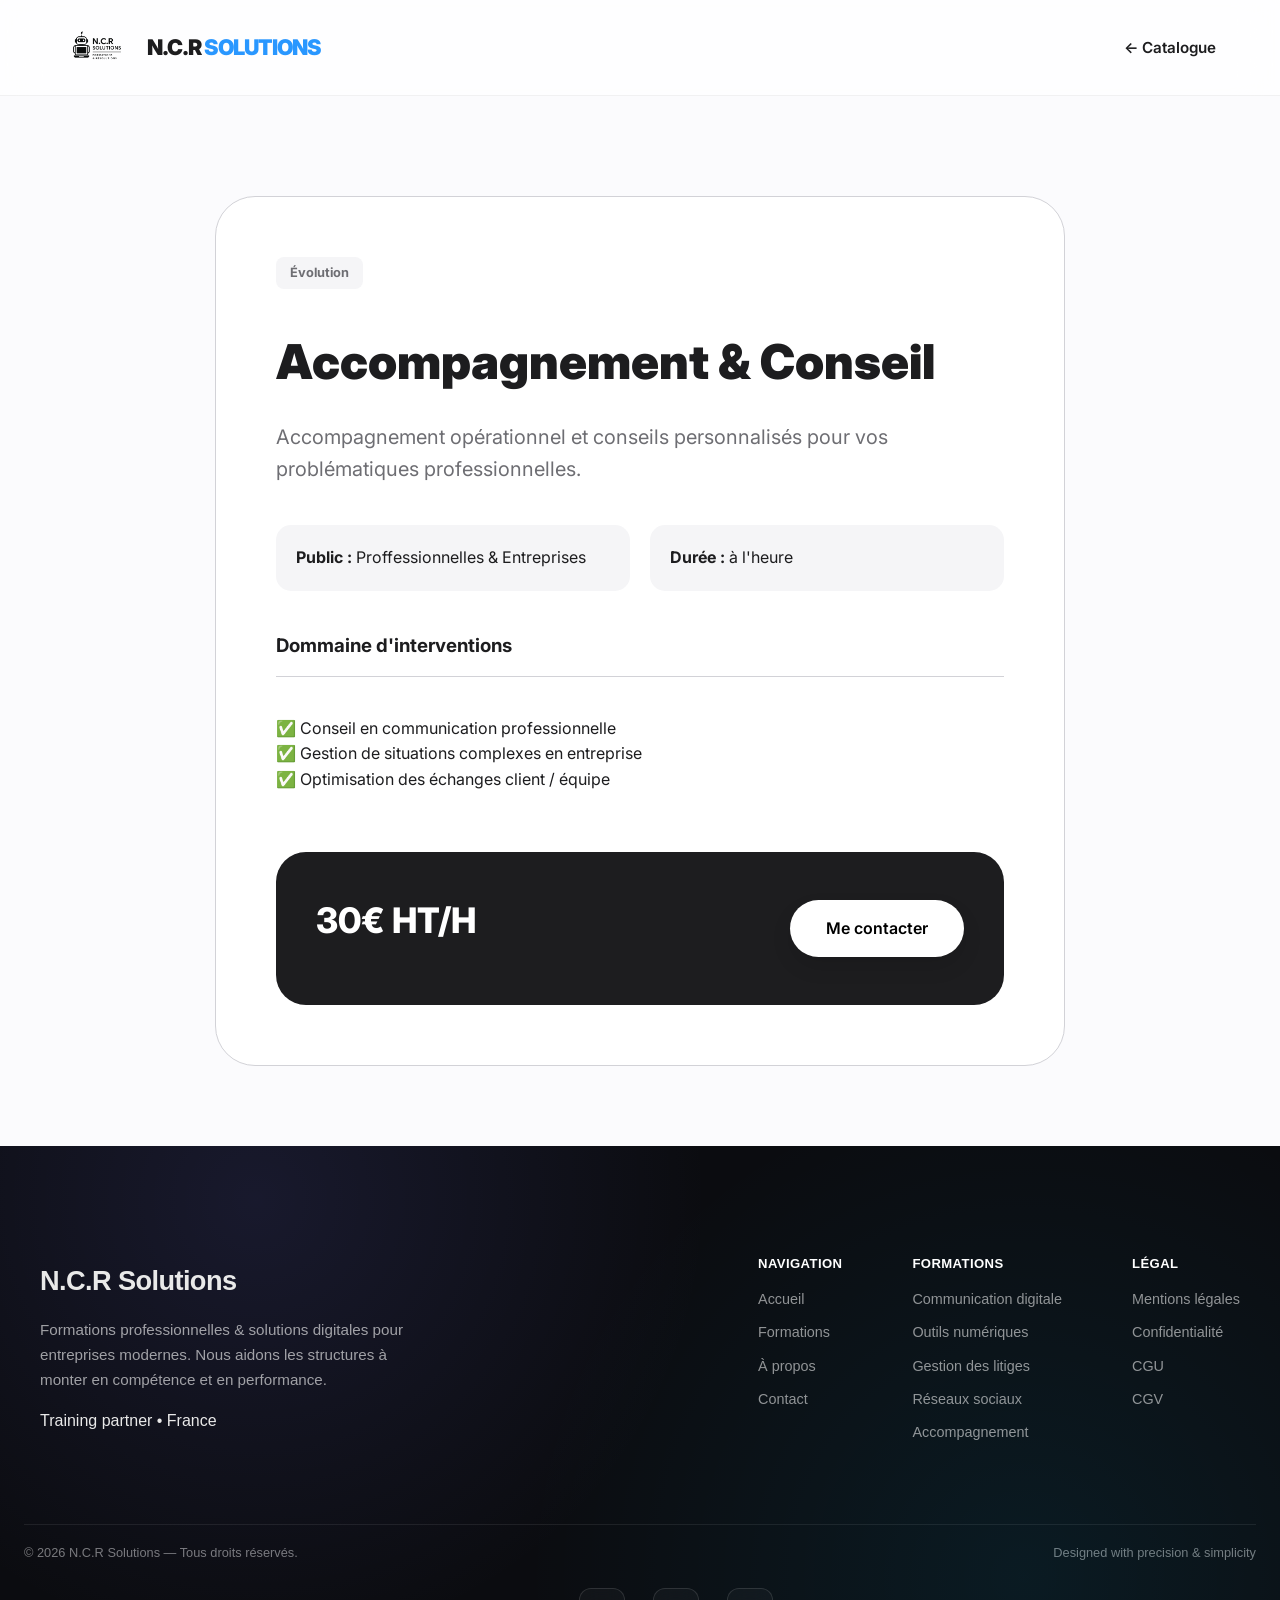
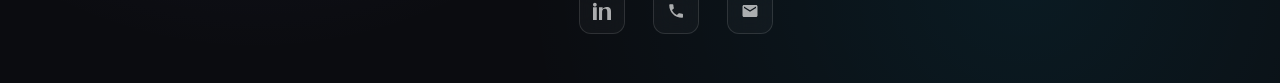
<file: accompagnement-ponctuel.html>
<!DOCTYPE html>
<html lang="fr">
<head>
    <meta charset="UTF-8">
    <meta name="viewport" content="width=device-width, initial-scale=1.0">
    <!-- SEO NCR Solutions : métadonnées harmonisées -->
    <meta name="description" content="Accompagnement ponctuel et conseil sur mesure à Fréjus et dans le Var pour résoudre vos problématiques numériques, organisationnelles et relationnelles.">
    <meta name="robots" content="index,follow,max-image-preview:large,max-snippet:-1,max-video-preview:-1">
    <meta name="author" content="N.C.R Solutions">
    <link rel="canonical" href="https://ncr-solutions.fr/accompagnement-ponctuel.html">

    <meta property="og:type" content="website">
    <meta property="og:locale" content="fr_FR">
    <meta property="og:site_name" content="N.C.R Solutions">
    <meta property="og:title" content="Conseil et accompagnement professionnel | NCR Solutions">
    <meta property="og:description" content="Accompagnement ponctuel et conseil sur mesure à Fréjus et dans le Var pour résoudre vos problématiques numériques, organisationnelles et relationnelles.">
    <meta property="og:url" content="https://ncr-solutions.fr/accompagnement-ponctuel.html">
    <meta property="og:image" content="https://ncr-solutions.fr/logo.png">
    <meta property="og:image:alt" content="Logo N.C.R Solutions">

    <meta name="twitter:card" content="summary_large_image">
    <meta name="twitter:title" content="Conseil et accompagnement professionnel | NCR Solutions">
    <meta name="twitter:description" content="Accompagnement ponctuel et conseil sur mesure à Fréjus et dans le Var pour résoudre vos problématiques numériques, organisationnelles et relationnelles.">
    <meta name="twitter:image" content="https://ncr-solutions.fr/logo.png">
    <meta name="twitter:image:alt" content="Logo N.C.R Solutions">

<title>Conseil et accompagnement professionnel | NCR Solutions</title>
    <style>
        /* ==========================================================================
   FIX MAGIQUE 2 : RESPONSIVE DES CARTES SUR MOBILE
   ========================================================================== */
@media (max-width: 768px) {
    /* Annule les grilles minmax et force 1 seule colonne 100% largeur */
    .presentation-box, 
    .audience-box, 
    .module-card, 
    .program-grid,
    .bento-grid {
        grid-template-columns: 1fr !important;
        width: 100% !important;
        box-sizing: border-box !important;
        padding: 25px !important; /* Marges réduites pour petits écrans */
        margin-left: 0 !important;
        margin-right: 0 !important;
    }

    /* Centre la grille des prix/infos sur mobile */
    .info-grid {
        flex-direction: column !important;
        align-items: center !important;
        gap: 25px !important;
    }

    /* Sécurité anti-débordement global pour le conteneur principal */
    .container {
        padding-left: 15px !important;
        padding-right: 15px !important;
        overflow-x: hidden !important; 
        max-width: 100vw !important;
        box-sizing: border-box !important;
    }
}

    </style>
    <link rel="icon" type="image/png" href="favicon.png">
    <link rel="apple-touch-icon" href="favicon.png">
    <link rel="shortcut icon" href="favicon.png">
    
    <link rel="stylesheet" href="style.css">

    <!-- Données structurées Schema.org -->
    <script type="application/ld+json">
{
  "@context": "https://schema.org",
  "@graph": [
    {
      "@type": "ProfessionalService",
      "@id": "https://ncr-solutions.fr/#organization",
      "name": "N.C.R Solutions",
      "alternateName": "NCR Solutions",
      "url": "https://ncr-solutions.fr/",
      "logo": {
        "@type": "ImageObject",
        "@id": "https://ncr-solutions.fr/#logo",
        "url": "https://ncr-solutions.fr/logo.png",
        "contentUrl": "https://ncr-solutions.fr/logo.png"
      },
      "image": "https://ncr-solutions.fr/logo.png",
      "telephone": "+33621972139",
      "email": "ncr-formations@outlook.fr",
      "priceRange": "€€",
      "slogan": "Parler vrai, former juste.",
      "address": {
        "@type": "PostalAddress",
        "streetAddress": "191 impasse Missiri",
        "postalCode": "83600",
        "addressLocality": "Fréjus",
        "addressRegion": "Provence-Alpes-Côte d’Azur",
        "addressCountry": "FR"
      },
      "areaServed": [
        {
          "@type": "City",
          "name": "Fréjus"
        },
        {
          "@type": "City",
          "name": "Saint-Raphaël"
        },
        {
          "@type": "City",
          "name": "Puget-sur-Argens"
        },
        {
          "@type": "City",
          "name": "Roquebrune-sur-Argens"
        },
        {
          "@type": "AdministrativeArea",
          "name": "Var"
        },
        {
          "@type": "Country",
          "name": "France"
        }
      ],
      "founder": {
        "@id": "https://ncr-solutions.fr/a-propos.html#nacer-hamadi"
      },
      "sameAs": [
        "https://www.linkedin.com/in/nacer-hamadi-7b6476375"
      ],
      "contactPoint": {
        "@type": "ContactPoint",
        "telephone": "+33621972139",
        "email": "ncr-formations@outlook.fr",
        "contactType": "service client",
        "availableLanguage": [
          "fr"
        ],
        "areaServed": "FR"
      },
      "knowsAbout": [
        "Création de sites internet",
        "Assistance informatique",
        "Community management",
        "Communication interne et externe",
        "Bureautique et outils numériques",
        "Réseaux sociaux",
        "Sauveteur Secouriste du Travail"
      ]
    },
    {
      "@type": "Person",
      "@id": "https://ncr-solutions.fr/a-propos.html#nacer-hamadi",
      "name": "Nacer Hamadi",
      "url": "https://ncr-solutions.fr/a-propos.html",
      "image": "https://ncr-solutions.fr/nacer.jpg",
      "jobTitle": "Formateur et consultant digital",
      "worksFor": {
        "@id": "https://ncr-solutions.fr/#organization"
      },
      "knowsAbout": [
        "Formation SST",
        "Communication interne et externe",
        "Formation bureautique",
        "Outils numériques",
        "Réseaux sociaux",
        "Community management",
        "Création de sites internet",
        "Assistance informatique"
      ],
      "sameAs": [
        "https://www.linkedin.com/in/nacer-hamadi-7b6476375"
      ]
    },
    {
      "@type": "WebSite",
      "@id": "https://ncr-solutions.fr/#website",
      "url": "https://ncr-solutions.fr/",
      "name": "N.C.R Solutions",
      "alternateName": "NCR Solutions",
      "inLanguage": "fr-FR",
      "publisher": {
        "@id": "https://ncr-solutions.fr/#organization"
      }
    },
    {
      "@type": "WebPage",
      "@id": "https://ncr-solutions.fr/accompagnement-ponctuel.html#webpage",
      "url": "https://ncr-solutions.fr/accompagnement-ponctuel.html",
      "name": "Conseil et accompagnement professionnel",
      "description": "Accompagnement ponctuel et conseil sur mesure à Fréjus et dans le Var pour résoudre vos problématiques numériques, organisationnelles et relationnelles.",
      "inLanguage": "fr-FR",
      "isPartOf": {
        "@id": "https://ncr-solutions.fr/#website"
      },
      "publisher": {
        "@id": "https://ncr-solutions.fr/#organization"
      },
      "primaryImageOfPage": {
        "@id": "https://ncr-solutions.fr/#logo"
      },
      "breadcrumb": {
        "@id": "https://ncr-solutions.fr/accompagnement-ponctuel.html#breadcrumb"
      },
      "about": {
        "@id": "https://ncr-solutions.fr/accompagnement-ponctuel.html#main-entity"
      },
      "mainEntity": {
        "@id": "https://ncr-solutions.fr/accompagnement-ponctuel.html#main-entity"
      }
    },
    {
      "@type": "Service",
      "@id": "https://ncr-solutions.fr/accompagnement-ponctuel.html#main-entity",
      "name": "Conseil et accompagnement professionnel",
      "description": "Accompagnement ponctuel et conseil sur mesure à Fréjus et dans le Var pour résoudre vos problématiques numériques, organisationnelles et relationnelles.",
      "serviceType": "Conseil et accompagnement professionnel ponctuel",
      "url": "https://ncr-solutions.fr/accompagnement-ponctuel.html",
      "provider": {
        "@id": "https://ncr-solutions.fr/#organization"
      },
      "areaServed": [
        {
          "@type": "City",
          "name": "Fréjus"
        },
        {
          "@type": "City",
          "name": "Saint-Raphaël"
        },
        {
          "@type": "City",
          "name": "Puget-sur-Argens"
        },
        {
          "@type": "City",
          "name": "Roquebrune-sur-Argens"
        },
        {
          "@type": "AdministrativeArea",
          "name": "Var"
        },
        {
          "@type": "Country",
          "name": "France"
        }
      ],
      "availableChannel": [
        {
          "@type": "ServiceChannel",
          "serviceLocation": {
            "@type": "Place",
            "address": {
              "@type": "PostalAddress",
              "addressLocality": "Fréjus",
              "postalCode": "83600",
              "addressCountry": "FR"
            }
          }
        },
        {
          "@type": "ServiceChannel",
          "serviceUrl": "https://ncr-solutions.fr/contact.html"
        }
      ],
      "offers": {
        "@type": "Offer",
        "url": "https://ncr-solutions.fr/accompagnement-ponctuel.html",
        "price": "30",
        "priceCurrency": "EUR",
        "description": "Accompagnement à partir de 30 € HT par heure",
        "availability": "https://schema.org/InStock"
      }
    },
    {
      "@type": "BreadcrumbList",
      "@id": "https://ncr-solutions.fr/accompagnement-ponctuel.html#breadcrumb",
      "itemListElement": [
        {
          "@type": "ListItem",
          "position": 1,
          "name": "Accueil",
          "item": "https://ncr-solutions.fr/"
        },
        {
          "@type": "ListItem",
          "position": 2,
          "name": "Formations",
          "item": "https://ncr-solutions.fr/formations.html"
        },
        {
          "@type": "ListItem",
          "position": 3,
          "name": "Conseil et accompagnement professionnel",
          "item": "https://ncr-solutions.fr/accompagnement-ponctuel.html"
        }
      ]
    }
  ]
}
    </script>
</head>
<body>
    <header>
        <a href="/" class="logo-container">
            <img src="logo.png" alt="Logo N.C.R" class="logo-img">
            <div class="logo-text">N.C.R<span> SOLUTIONS</span></div>
        </a>
        <nav><a href="formations.html">← Catalogue</a></nav>
    </header>

    <div class="container" style="max-width: 850px;">
        <div style="background: white; padding: 60px; border-radius: 40px; border: 1px solid var(--border);">
            <div class="badge">Évolution</div>
            <h1 style="font-size: 3rem; font-weight: 900; margin: 20px 0;">Accompagnement & Conseil</h1>
            <p style="font-size: 1.25rem; color: var(--text-dim); margin-bottom: 40px;">Accompagnement opérationnel et conseils personnalisés pour vos problématiques professionnelles.</p>
            
            <div style="display: grid; grid-template-columns: 1fr 1fr; gap: 20px; margin-bottom: 40px;">
                <div style="padding: 20px; background: #f5f5f7; border-radius: 15px;"><strong>Public :</strong> Proffessionnelles & Entreprises</div>
                <div style="padding: 20px; background: #f5f5f7; border-radius: 15px;"><strong>Durée :</strong> à l'heure</div>
            </div>

            <h3 style="border-bottom: 1px solid var(--border); padding-bottom: 15px;">Dommaine d'interventions</h3>
            <ul style="list-style: none; padding: 20px 0;">
                <li>✅ Conseil en communication professionnelle</li>
                <li>✅ Gestion de situations complexes en entreprise</li>
                <li>✅ Optimisation des échanges client / équipe</li>
            </ul>

            <div style="margin-top: 40px; padding: 40px; background: #1d1d1f; color: white; border-radius: 30px; display: flex; justify-content: space-between; align-items: center;">
                <div><div style="font-size: 2.2rem; font-weight: 800;">30€ HT/H</div><p style="color: var(--accent);"</p></div>
                <a href="contact.html" class="btn" style="background: white; color: black;">Me contacter</a>
            </div>
        </div>
    </div>
</body>
</html>
   <footer class="footer">

  <div class="footer-bg"></div>

  <div class="footer-wrapper">

    <div class="footer-brand">
      <h2>N.C.R Solutions</h2>
      <p>
        Formations professionnelles & solutions digitales pour entreprises modernes.
        Nous aidons les structures à monter en compétence et en performance.
      </p>

      <div class="footer-pill">
        Training partner • France
      </div>
    </div>

    <div class="footer-grid">

      <div class="footer-col">
        <h4>Navigation</h4>
        <a href="/">Accueil</a>
        <a href="formations.html">Formations</a>
        <a href="a-propos.html">À propos</a>
        <a href="contact.html">Contact</a>
      </div>

      <div class="footer-col">
        <h4>Formations</h4>
        <a href="formation1.html">Communication digitale</a>
        <a href="formation2.html">Outils numériques</a>
        <a href="formation3.html">Gestion des litiges</a>
        <a href="formation-reseaux.html">Réseaux sociaux</a>
        <a href="accompagnement-ponctuel.html">Accompagnement</a>
      </div>

      <div class="footer-col">
        <h4>Légal</h4>
        <a href="mentions-legales.html">Mentions légales</a>
        <a href="confidentialite.html">Confidentialité</a>
        <a href="cgu.html">CGU</a>
        <a href="cgv.html">CGV</a>
     </div>

    </div>

  </div>

  <div class="footer-bottom">
    <span>© 2026 N.C.R Solutions — Tous droits réservés.</span>
    <div class="contact-bar">

  <a href="https://www.linkedin.com/in/nacer-hamadi-7b6476375"
     target="_blank"
     rel="noopener noreferrer"
     class="contact-item">

    <svg viewBox="0 0 24 24" class="icon">
      <path d="M4.98 3.5C4.98 4.88 3.87 6 2.5 6S0 4.88 0 3.5 1.12 1 2.5 1 4.98 2.12 4.98 3.5zM0 24h5V7H0v17zM8 7h4.8v2.3h.1c.7-1.3 2.5-2.7 5.1-2.7C23 6.6 24 9 24 12.6V24h-5v-9.8c0-2.3 0-5.2-3.2-5.2s-3.7 2.5-3.7 5V24H8V7z"/>
    </svg>

  </a>

  <a href="tel:+33621972139" class="contact-item">

    <svg viewBox="0 0 24 24" class="icon">
      <path d="M6.6 10.8c1.5 3 3.6 5.1 6.6 6.6l2.2-2.2c.3-.3.7-.4 1.1-.3 1.2.4 2.5.6 3.8.6.6 0 1 .4 1 1V20c0 .6-.4 1-1 1C10.3 21 3 13.7 3 4c0-.6.4-1 1-1h3.5c.6 0 1 .4 1 1 0 1.3.2 2.6.6 3.8.1.4 0 .8-.3 1.1L6.6 10.8z"/>
    </svg>

  </a>

  <a href="contact.html" class="contact-item">

    <svg viewBox="0 0 24 24" class="icon">
      <path d="M20 4H4c-1.1 0-2 .9-2 2v12c0 1.1.9 2 2 2h16c1.1 0 2-.9 2-2V6c0-1.1-.9-2-2-2zm0 4-8 5-8-5V6l8 5 8-5v2z"/>
    </svg>

  </a>

</div>
    <span class="footer-meta">Designed with precision & simplicity</span>
  </div>

</footer>
</body>
</html>
</file>
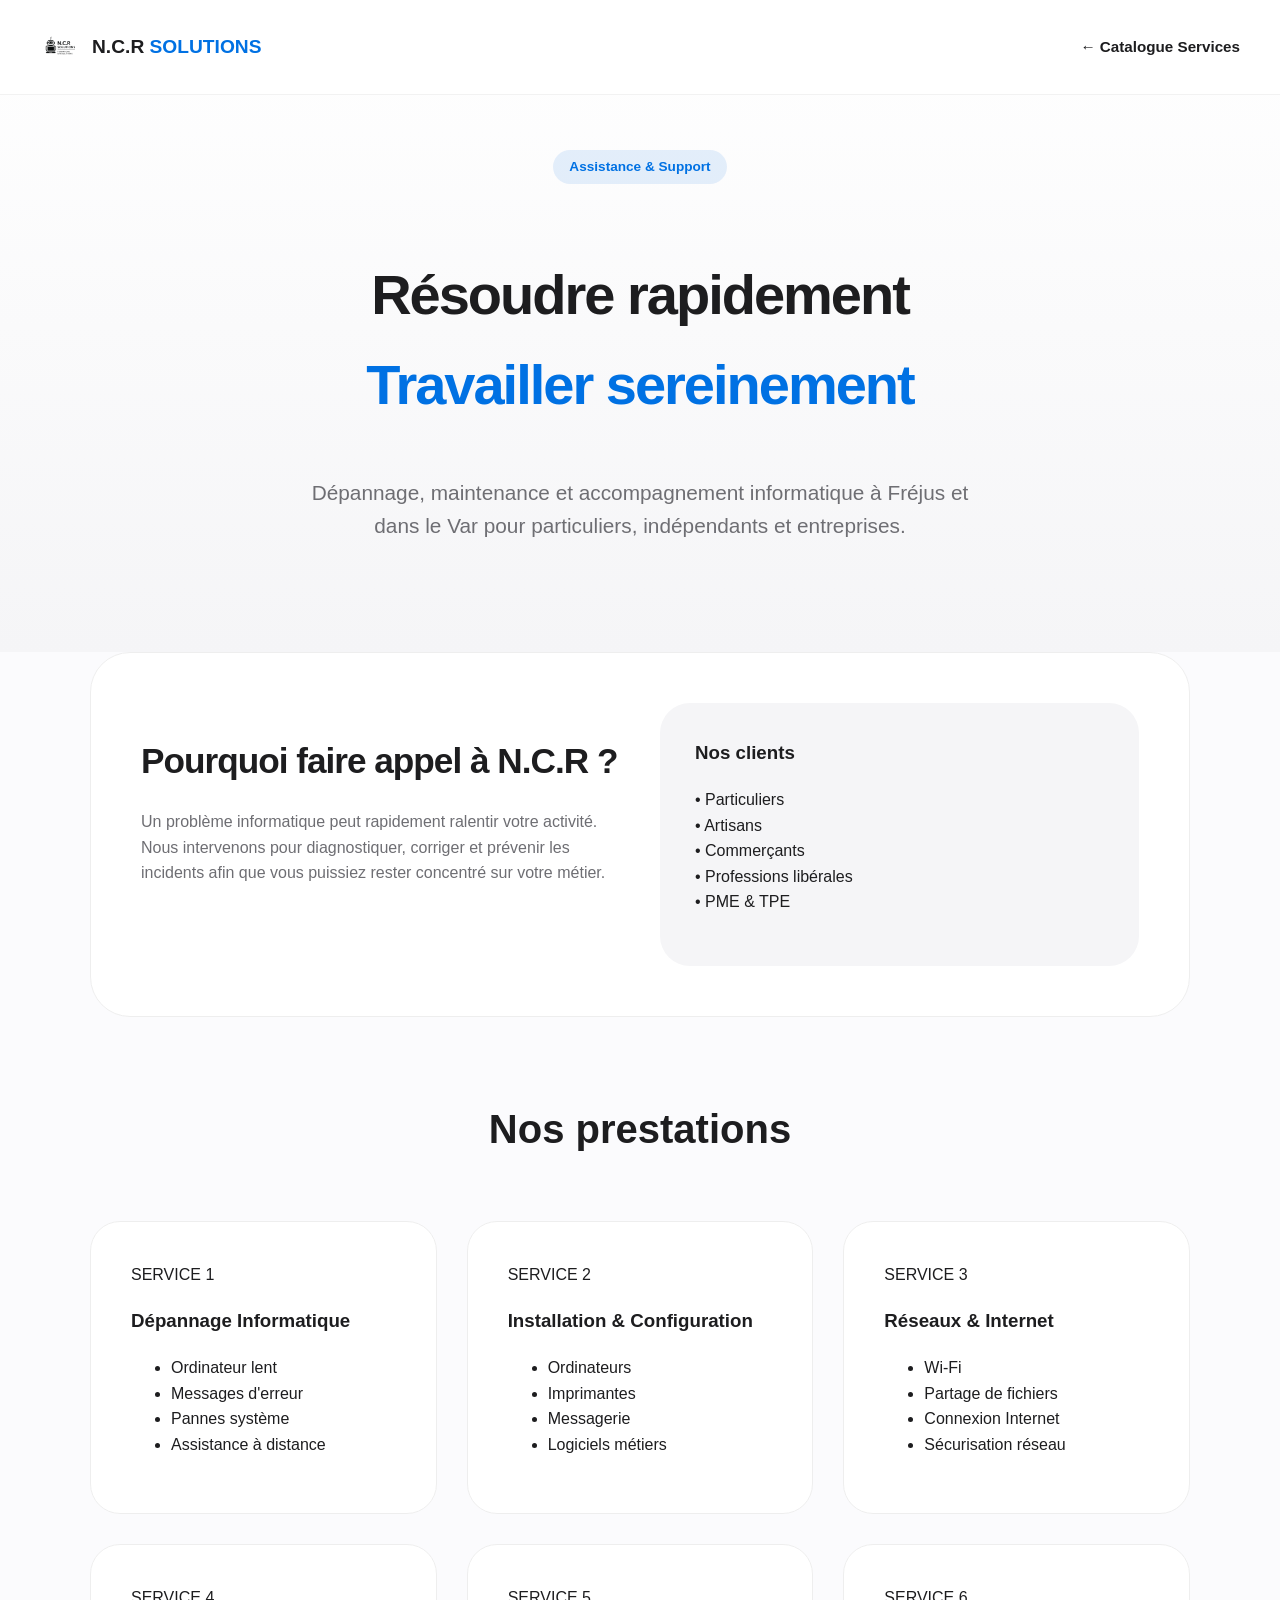
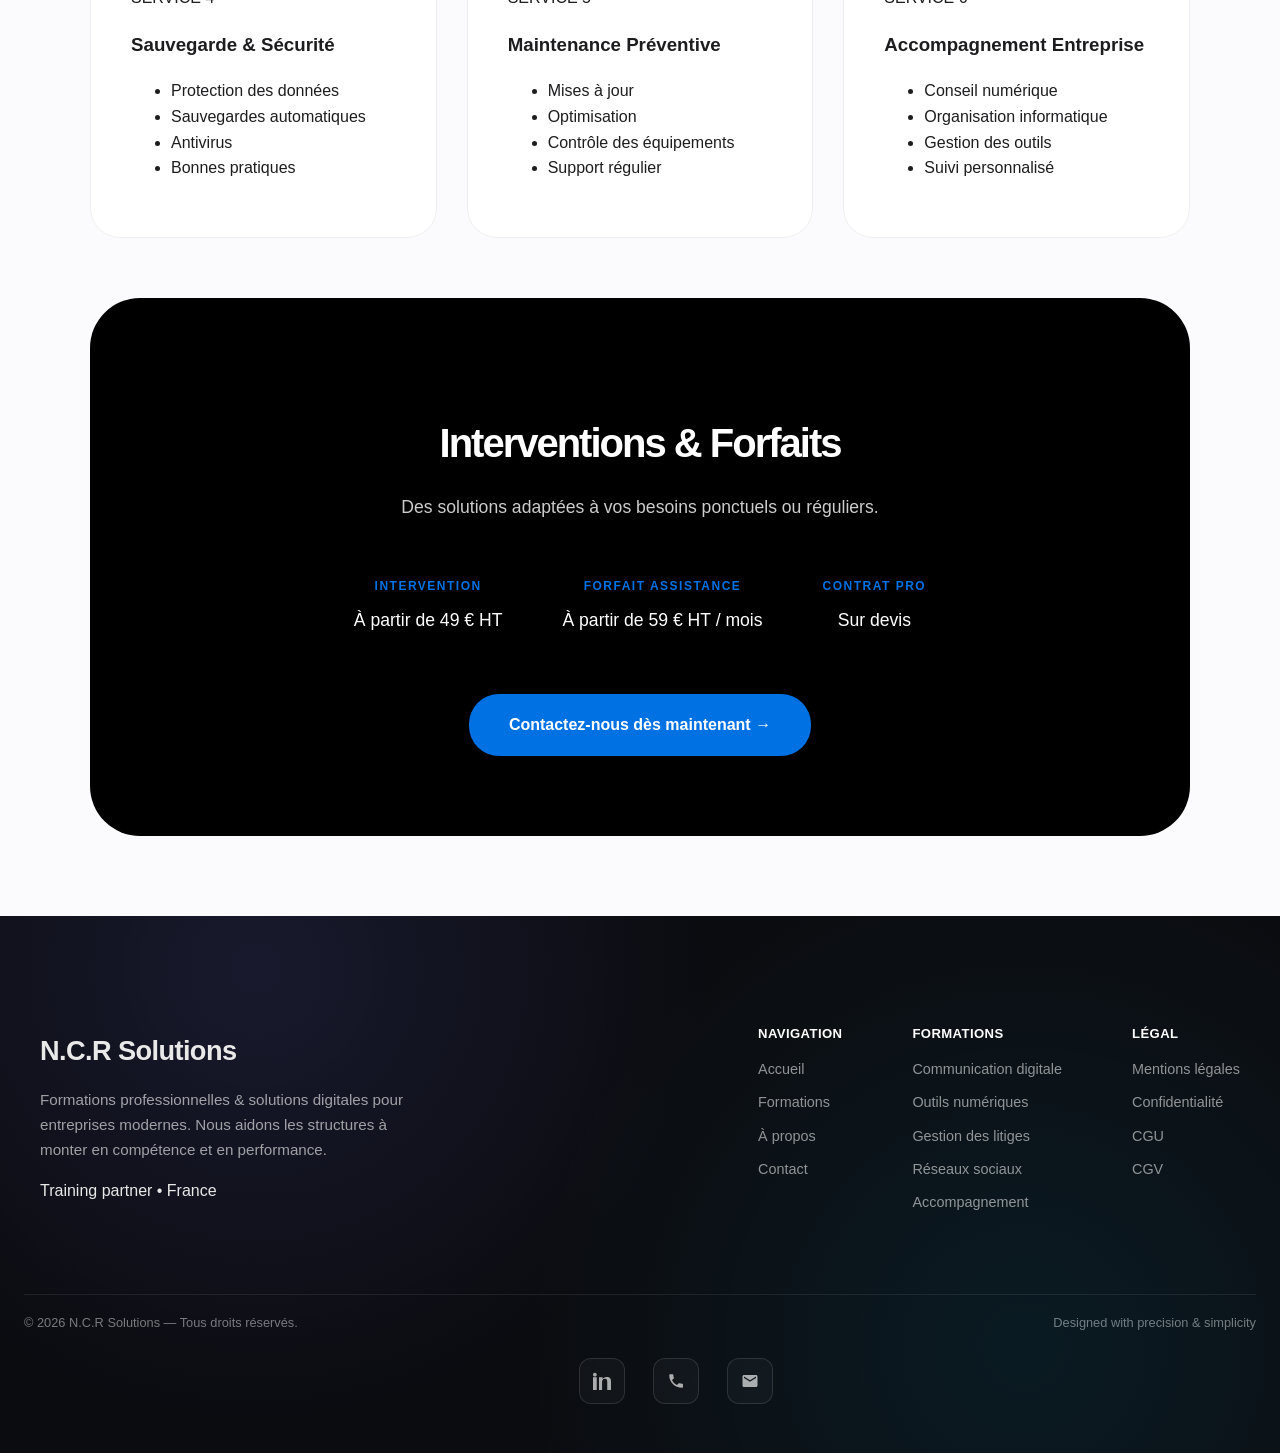
<file: assistance-informatique.html>
<!DOCTYPE html>
<html lang="fr">
<head>
    <meta charset="UTF-8">
    <meta name="viewport" content="width=device-width, initial-scale=1.0">
    <!-- SEO NCR Solutions : métadonnées harmonisées -->
    <meta name="description" content="Assistance et dépannage informatique à Fréjus pour particuliers, indépendants, artisans, TPE et PME : maintenance, installation, réseau et sécurité.">
    <meta name="robots" content="index,follow,max-image-preview:large,max-snippet:-1,max-video-preview:-1">
    <meta name="author" content="N.C.R Solutions">
    <link rel="canonical" href="https://ncr-solutions.fr/assistance-informatique.html">

    <meta property="og:type" content="website">
    <meta property="og:locale" content="fr_FR">
    <meta property="og:site_name" content="N.C.R Solutions">
    <meta property="og:title" content="Assistance informatique à Fréjus | NCR Solutions">
    <meta property="og:description" content="Assistance et dépannage informatique à Fréjus pour particuliers, indépendants, artisans, TPE et PME : maintenance, installation, réseau et sécurité.">
    <meta property="og:url" content="https://ncr-solutions.fr/assistance-informatique.html">
    <meta property="og:image" content="https://ncr-solutions.fr/logo.png">
    <meta property="og:image:alt" content="Logo N.C.R Solutions">

    <meta name="twitter:card" content="summary_large_image">
    <meta name="twitter:title" content="Assistance informatique à Fréjus | NCR Solutions">
    <meta name="twitter:description" content="Assistance et dépannage informatique à Fréjus pour particuliers, indépendants, artisans, TPE et PME : maintenance, installation, réseau et sécurité.">
    <meta name="twitter:image" content="https://ncr-solutions.fr/logo.png">
    <meta name="twitter:image:alt" content="Logo N.C.R Solutions">

    
    <title>Assistance informatique à Fréjus | NCR Solutions</title>
<link rel="stylesheet" href="style.css">
    
    <style>
        /* Styles d'origine conservés intacts */
        @keyframes cinematicReveal { 0% { opacity: 0; filter: blur(15px); transform: scale(0.97) translateY(30px); } 100% { opacity: 1; filter: blur(0); transform: scale(1) translateY(0); } }
        body { background-color: #fbfbfd; opacity: 0; animation: cinematicReveal 1.2s forwards; margin: 0; font-family: -apple-system, sans-serif; color: #1d1d1f; }
        header { display: flex; justify-content: space-between; padding: 20px 40px; background: rgba(255,255,255,0.8); backdrop-filter: blur(20px); position: fixed; width: 100%; box-sizing: border-box; z-index: 1000; border-bottom: 1px solid rgba(0,0,0,0.05); }
        .hero { text-align: center; padding: 150px 20px 80px; background: linear-gradient(180deg, #fff 0%, #f5f5f7 100%); }
        .badge { background: rgba(0, 113, 227, 0.1); color: #0071e3; padding: 6px 16px; border-radius: 20px; font-size: 0.85rem; font-weight: 600; display: inline-block; margin-bottom: 20px; }
        .container { max-width: 1100px; margin: 0 auto; padding: 0 20px; }
        .program-grid { display: grid; grid-template-columns: repeat(auto-fit, minmax(300px, 1fr)); gap: 30px; margin: 60px 0; }
        .module-card { background: white; padding: 40px; border-radius: 30px; border: 1px solid #eee; transition: all 0.3s; }
        .module-card:hover { transform: translateY(-5px); box-shadow: 0 20px 40px rgba(0,0,0,0.05); }
        .info-section { background: #000; color: white; padding: 80px 40px; border-radius: 50px; text-align: center; margin-bottom: 80px; }
        .info-grid { display: flex; justify-content: center; gap: 60px; flex-wrap: wrap; margin-top: 40px; }
        .info-item h4 { color: #0071e3; margin-bottom: 10px; text-transform: uppercase; font-size: 0.75rem; letter-spacing: 1.5px; }
        .info-item p { font-size: 1.1rem; font-weight: 500; margin: 0; }

        /* INTÉGRATION DU MODE SOMBRE AUTOMATIQUE */
        @media (prefers-color-scheme: dark) {
            :root {
                --bg: #000000;
                --text-main: #f5f5f7;
                --border: #424245;
                --card-bg: #1c1c1e;
            }
            body { background-color: var(--bg) !important; color: var(--text-main) !important; }
            header { background: rgba(0,0,0,0.85) !important; border-bottom-color: var(--border) !important; }
            .hero { background: linear-gradient(180deg, #000 0%, #111 100%) !important; }
            .module-card { background-color: var(--card-bg) !important; border-color: var(--border) !important; }
        }
          /* ==========================================================================
   FIX MAGIQUE 1 : HEADER & NAV EN MODE SOMBRE
   ========================================================================== */
@media (prefers-color-scheme: dark) {
    /* Fond du bandeau bien sombre */
    header {
        background: rgba(20, 20, 22, 0.95) !important;
    }
    
    /* Force le texte du logo et de la navigation en blanc */
    header a, 
    header nav a, 
    header .logo-text, 
    header .ncr-logo-text {
        color: #ffffff !important;
    }
    
    /* Préserve le bleu de "SOLUTIONS" */
    header .logo-text span, 
    header .ncr-logo-text span {
        color: #2997ff !important;
    }
}
/* ==========================================================================
   FIX MAGIQUE 2 : RESPONSIVE DES CARTES SUR MOBILE
   ========================================================================== */
@media (max-width: 768px) {
    /* Annule les grilles minmax et force 1 seule colonne 100% largeur */
    .presentation-box, 
    .audience-box, 
    .module-card, 
    .program-grid,
    .bento-grid {
        grid-template-columns: 1fr !important;
        width: 100% !important;
        box-sizing: border-box !important;
        padding: 25px !important; /* Marges réduites pour petits écrans */
        margin-left: 0 !important;
        margin-right: 0 !important;
    }

    /* Centre la grille des prix/infos sur mobile */
    .info-grid {
        flex-direction: column !important;
        align-items: center !important;
        gap: 25px !important;
    }

    /* Sécurité anti-débordement global pour le conteneur principal */
    .container {
        padding-left: 15px !important;
        padding-right: 15px !important;
        overflow-x: hidden !important; 
        max-width: 100vw !important;
        box-sizing: border-box !important;
    }
}
    </style>
    
    <link rel="icon" type="image/png" href="favicon.png">
    <link rel="apple-touch-icon" href="favicon.png">
    <link rel="shortcut icon" href="favicon.png">

    <!-- Données structurées Schema.org -->
    <script type="application/ld+json">
{
  "@context": "https://schema.org",
  "@graph": [
    {
      "@type": "ProfessionalService",
      "@id": "https://ncr-solutions.fr/#organization",
      "name": "N.C.R Solutions",
      "alternateName": "NCR Solutions",
      "url": "https://ncr-solutions.fr/",
      "logo": {
        "@type": "ImageObject",
        "@id": "https://ncr-solutions.fr/#logo",
        "url": "https://ncr-solutions.fr/logo.png",
        "contentUrl": "https://ncr-solutions.fr/logo.png"
      },
      "image": "https://ncr-solutions.fr/logo.png",
      "telephone": "+33621972139",
      "email": "ncr-formations@outlook.fr",
      "priceRange": "€€",
      "slogan": "Parler vrai, former juste.",
      "address": {
        "@type": "PostalAddress",
        "streetAddress": "191 impasse Missiri",
        "postalCode": "83600",
        "addressLocality": "Fréjus",
        "addressRegion": "Provence-Alpes-Côte d’Azur",
        "addressCountry": "FR"
      },
      "areaServed": [
        {
          "@type": "City",
          "name": "Fréjus"
        },
        {
          "@type": "City",
          "name": "Saint-Raphaël"
        },
        {
          "@type": "City",
          "name": "Puget-sur-Argens"
        },
        {
          "@type": "City",
          "name": "Roquebrune-sur-Argens"
        },
        {
          "@type": "AdministrativeArea",
          "name": "Var"
        },
        {
          "@type": "Country",
          "name": "France"
        }
      ],
      "founder": {
        "@id": "https://ncr-solutions.fr/a-propos.html#nacer-hamadi"
      },
      "sameAs": [
        "https://www.linkedin.com/in/nacer-hamadi-7b6476375"
      ],
      "contactPoint": {
        "@type": "ContactPoint",
        "telephone": "+33621972139",
        "email": "ncr-formations@outlook.fr",
        "contactType": "service client",
        "availableLanguage": [
          "fr"
        ],
        "areaServed": "FR"
      },
      "knowsAbout": [
        "Création de sites internet",
        "Assistance informatique",
        "Community management",
        "Communication interne et externe",
        "Bureautique et outils numériques",
        "Réseaux sociaux",
        "Sauveteur Secouriste du Travail"
      ]
    },
    {
      "@type": "Person",
      "@id": "https://ncr-solutions.fr/a-propos.html#nacer-hamadi",
      "name": "Nacer Hamadi",
      "url": "https://ncr-solutions.fr/a-propos.html",
      "image": "https://ncr-solutions.fr/nacer.jpg",
      "jobTitle": "Formateur et consultant digital",
      "worksFor": {
        "@id": "https://ncr-solutions.fr/#organization"
      },
      "knowsAbout": [
        "Formation SST",
        "Communication interne et externe",
        "Formation bureautique",
        "Outils numériques",
        "Réseaux sociaux",
        "Community management",
        "Création de sites internet",
        "Assistance informatique"
      ],
      "sameAs": [
        "https://www.linkedin.com/in/nacer-hamadi-7b6476375"
      ]
    },
    {
      "@type": "WebSite",
      "@id": "https://ncr-solutions.fr/#website",
      "url": "https://ncr-solutions.fr/",
      "name": "N.C.R Solutions",
      "alternateName": "NCR Solutions",
      "inLanguage": "fr-FR",
      "publisher": {
        "@id": "https://ncr-solutions.fr/#organization"
      }
    },
    {
      "@type": "WebPage",
      "@id": "https://ncr-solutions.fr/assistance-informatique.html#webpage",
      "url": "https://ncr-solutions.fr/assistance-informatique.html",
      "name": "Assistance informatique à Fréjus",
      "description": "Assistance et dépannage informatique à Fréjus pour particuliers, indépendants, artisans, TPE et PME : maintenance, installation, réseau et sécurité.",
      "inLanguage": "fr-FR",
      "isPartOf": {
        "@id": "https://ncr-solutions.fr/#website"
      },
      "publisher": {
        "@id": "https://ncr-solutions.fr/#organization"
      },
      "primaryImageOfPage": {
        "@id": "https://ncr-solutions.fr/#logo"
      },
      "breadcrumb": {
        "@id": "https://ncr-solutions.fr/assistance-informatique.html#breadcrumb"
      },
      "about": {
        "@id": "https://ncr-solutions.fr/assistance-informatique.html#main-entity"
      },
      "mainEntity": {
        "@id": "https://ncr-solutions.fr/assistance-informatique.html#main-entity"
      }
    },
    {
      "@type": "Service",
      "@id": "https://ncr-solutions.fr/assistance-informatique.html#main-entity",
      "name": "Assistance informatique à Fréjus",
      "description": "Assistance et dépannage informatique à Fréjus pour particuliers, indépendants, artisans, TPE et PME : maintenance, installation, réseau et sécurité.",
      "serviceType": "Assistance, dépannage et maintenance informatique",
      "url": "https://ncr-solutions.fr/assistance-informatique.html",
      "provider": {
        "@id": "https://ncr-solutions.fr/#organization"
      },
      "areaServed": [
        {
          "@type": "City",
          "name": "Fréjus"
        },
        {
          "@type": "City",
          "name": "Saint-Raphaël"
        },
        {
          "@type": "City",
          "name": "Puget-sur-Argens"
        },
        {
          "@type": "City",
          "name": "Roquebrune-sur-Argens"
        },
        {
          "@type": "AdministrativeArea",
          "name": "Var"
        },
        {
          "@type": "Country",
          "name": "France"
        }
      ],
      "availableChannel": [
        {
          "@type": "ServiceChannel",
          "serviceLocation": {
            "@type": "Place",
            "address": {
              "@type": "PostalAddress",
              "addressLocality": "Fréjus",
              "postalCode": "83600",
              "addressCountry": "FR"
            }
          }
        },
        {
          "@type": "ServiceChannel",
          "serviceUrl": "https://ncr-solutions.fr/contact.html"
        }
      ],
      "offers": {
        "@type": "Offer",
        "url": "https://ncr-solutions.fr/assistance-informatique.html",
        "price": "49",
        "priceCurrency": "EUR",
        "description": "Intervention à partir de 49 € HT",
        "availability": "https://schema.org/InStock"
      }
    },
    {
      "@type": "BreadcrumbList",
      "@id": "https://ncr-solutions.fr/assistance-informatique.html#breadcrumb",
      "itemListElement": [
        {
          "@type": "ListItem",
          "position": 1,
          "name": "Accueil",
          "item": "https://ncr-solutions.fr/"
        },
        {
          "@type": "ListItem",
          "position": 2,
          "name": "Solutions digitales",
          "item": "https://ncr-solutions.fr/solutions-digitales.html"
        },
        {
          "@type": "ListItem",
          "position": 3,
          "name": "Assistance informatique à Fréjus",
          "item": "https://ncr-solutions.fr/assistance-informatique.html"
        }
      ]
    }
  ]
}
    </script>
</head>
<body>
    <header>
    <a href="/" style="text-decoration:none;display:flex;align-items:center;gap:12px;">
        <img src="logo.png" alt="Logo N.C.R" style="height:40px;">
        <div class="ncr-logo-text" style="color:#1d1d1f;font-weight:900;font-size:1.2rem;">
            N.C.R <span style="color:#0071e3;">SOLUTIONS</span>
        </div>
    </a>
    <nav>
        <a href="solutions-digitales.html" style="text-decoration:none; color:inherit; font-weight:600;">← Catalogue Services</a>
    </nav>
</header>

    <section class="hero">
        <div class="container"><div class="badge">Assistance & Support</div><h1 style="font-size: 3.5rem; font-weight: 900; letter-spacing: -2px;">Résoudre rapidement<br><span style="color: #0071e3;">Travailler sereinement</span></h1><p style="font-size: 1.3rem; color: #6e6e73; max-width: 700px; margin: 30px auto;">Dépannage, maintenance et accompagnement informatique à Fréjus et dans le Var pour particuliers, indépendants et entreprises.</p></div>
    </section>

    <div class="container">
        <div style="background: white; padding: 50px; border-radius: 40px; border: 1px solid #eee; margin-bottom: 80px; display: grid; grid-template-columns: repeat(auto-fit, minmax(300px, 1fr)); gap: 40px;">
            <div><h2 style="font-size: 2.2rem; letter-spacing: -1px; margin-bottom: 20px;">Pourquoi faire       appel à N.C.R ?</h2><p style="color: #6e6e73; line-height: 1.6;">Un problème informatique peut rapidement ralentir votre activité. Nous intervenons pour diagnostiquer, corriger et prévenir les incidents afin que vous puissiez rester concentré sur votre métier.</p></div>
            <div style="background: #f5f5f7; padding: 35px; border-radius: 30px;"><h3 style="margin-top: 0;">Nos clients</h3><ul style="padding: 0; list-style: none; font-weight: 500;"><li>• Particuliers</li><li>• Artisans</li><li>• Commerçants</li><li>• Professions libérales</li><li>• PME & TPE</li></ul></div>
        </div>

        <h2 style="text-align:center;font-size:2.5rem;">
         Nos prestations
        </h2>

        <div class="program-grid">
            <div class="module-card"><span class="module-number">SERVICE 1</span><h3>Dépannage Informatique</h3><ul>
<li>Ordinateur lent</li>
<li>Messages d'erreur</li>
<li>Pannes système</li>
<li>Assistance à distance</li>
</ul>
</div>
            <div class="module-card">
<span class="module-number">SERVICE 2</span>
<h3>Installation & Configuration</h3>
<ul>
<li>Ordinateurs</li>
<li>Imprimantes</li>
<li>Messagerie</li>
<li>Logiciels métiers</li>
</ul>
</div>
            <div class="module-card">
<span class="module-number">SERVICE 3</span>
<h3>Réseaux & Internet</h3>
<ul>
<li>Wi-Fi</li>
<li>Partage de fichiers</li>
<li>Connexion Internet</li>
<li>Sécurisation réseau</li>
</ul>
</div>
<div class="module-card">
<span class="module-number">SERVICE 4</span>
<h3>Sauvegarde & Sécurité</h3>
<ul>
<li>Protection des données</li>
<li>Sauvegardes automatiques</li>
<li>Antivirus</li>
<li>Bonnes pratiques</li>
</ul>
</div>
<div class="module-card">
<span class="module-number">SERVICE 5</span>
<h3>Maintenance Préventive</h3>
<ul>
<li>Mises à jour</li>
<li>Optimisation</li>
<li>Contrôle des équipements</li>
<li>Support régulier</li>
</ul>
</div>
<div class="module-card">
<span class="module-number">SERVICE 6</span>
<h3>Accompagnement Entreprise</h3>
<ul>
<li>Conseil numérique</li>
<li>Organisation informatique</li>
<li>Gestion des outils</li>
<li>Suivi personnalisé</li>
</ul>
</div>
        </div>

        <section class="info-section">
            <h2 style="font-size: 2.5rem; letter-spacing: -2px; margin-bottom: 15px;">Interventions & Forfaits</h2>
            <p style="opacity: 0.8; font-size: 1.1rem;">Des solutions adaptées à vos besoins ponctuels ou réguliers.</p>
            
            <div class="info-grid">
                <div class="info-item">
                    <h4>Intervention</h4>
                    <p>À partir de 49 € HT</p>
                </div>
                <div class="info-item">
                    <h4>Forfait Assistance</h4>
                    <p>À partir de 59 € HT / mois</p>
                </div>
                <div class="info-item">
                    <h4>Contrat Pro</h4>
                    <p>Sur devis</p>
                </div>
            </div>

            <div style="margin-top: 60px;">
                <a href="contact.html" style="background: #0071e3; color: white; padding: 18px 40px; border-radius: 30px; text-decoration: none; font-weight: 600; display: inline-block; transition: background 0.3s;">Contactez-nous dès maintenant →</a>
            </div>
        </section>
    </div>
    <footer class="footer">

  <div class="footer-bg"></div>

  <div class="footer-wrapper">

    <!-- BRAND -->
    <div class="footer-brand">
      <h2>N.C.R Solutions</h2>
      <p>
        Formations professionnelles & solutions digitales pour entreprises modernes.
        Nous aidons les structures à monter en compétence et en performance.
      </p>

      <div class="footer-pill">
        Training partner • France
      </div>
    </div>

    <!-- LINKS -->
    <div class="footer-grid">

      <div class="footer-col">
        <h4>Navigation</h4>
        <a href="/">Accueil</a>
        <a href="formations.html">Formations</a>
        <a href="a-propos.html">À propos</a>
        <a href="contact.html">Contact</a>
      </div>

      <div class="footer-col">
        <h4>Formations</h4>
        <a href="formation1.html">Communication digitale</a>
        <a href="formation2.html">Outils numériques</a>
        <a href="formation3.html">Gestion des litiges</a>
        <a href="formation-reseaux.html">Réseaux sociaux</a>
        <a href="accompagnement-ponctuel.html">Accompagnement</a>
      </div>

      <div class="footer-col">
        <h4>Légal</h4>
        <a href="mentions-legales.html">Mentions légales</a>
        <a href="confidentialite.html">Confidentialité</a>
        <a href="cgu.html">CGU</a>
        <a href="cgv.html">CGV</a>
     </div>

    </div>

  </div>

  <div class="footer-bottom">
    <span>© 2026 N.C.R Solutions — Tous droits réservés.</span>
    <div class="contact-bar">

  <!-- LinkedIn -->
  <a href="https://www.linkedin.com/in/nacer-hamadi-7b6476375"
     target="_blank"
     rel="noopener noreferrer"
     class="contact-item">

    <svg viewBox="0 0 24 24" class="icon">
      <path d="M4.98 3.5C4.98 4.88 3.87 6 2.5 6S0 4.88 0 3.5 1.12 1 2.5 1 4.98 2.12 4.98 3.5zM0 24h5V7H0v17zM8 7h4.8v2.3h.1c.7-1.3 2.5-2.7 5.1-2.7C23 6.6 24 9 24 12.6V24h-5v-9.8c0-2.3 0-5.2-3.2-5.2s-3.7 2.5-3.7 5V24H8V7z"/>
    </svg>

  </a>

  <!-- Téléphone -->
  <a href="tel:+33621972139" class="contact-item">

    <svg viewBox="0 0 24 24" class="icon">
      <path d="M6.6 10.8c1.5 3 3.6 5.1 6.6 6.6l2.2-2.2c.3-.3.7-.4 1.1-.3 1.2.4 2.5.6 3.8.6.6 0 1 .4 1 1V20c0 .6-.4 1-1 1C10.3 21 3 13.7 3 4c0-.6.4-1 1-1h3.5c.6 0 1 .4 1 1 0 1.3.2 2.6.6 3.8.1.4 0 .8-.3 1.1L6.6 10.8z"/>
    </svg>

  </a>

  <!-- Email -->
  <a href="mailto:ncr-formations@outlook.fr" class="contact-item">

    <svg viewBox="0 0 24 24" class="icon">
      <path d="M20 4H4c-1.1 0-2 .9-2 2v12c0 1.1.9 2 2 2h16c1.1 0 2-.9 2-2V6c0-1.1-.9-2-2-2zm0 4-8 5-8-5V6l8 5 8-5v2z"/>
    </svg>

  </a>

</div>
    <span class="footer-meta">Designed with precision & simplicity</span>
  </div>

</footer>
</body>
</html>
</file>
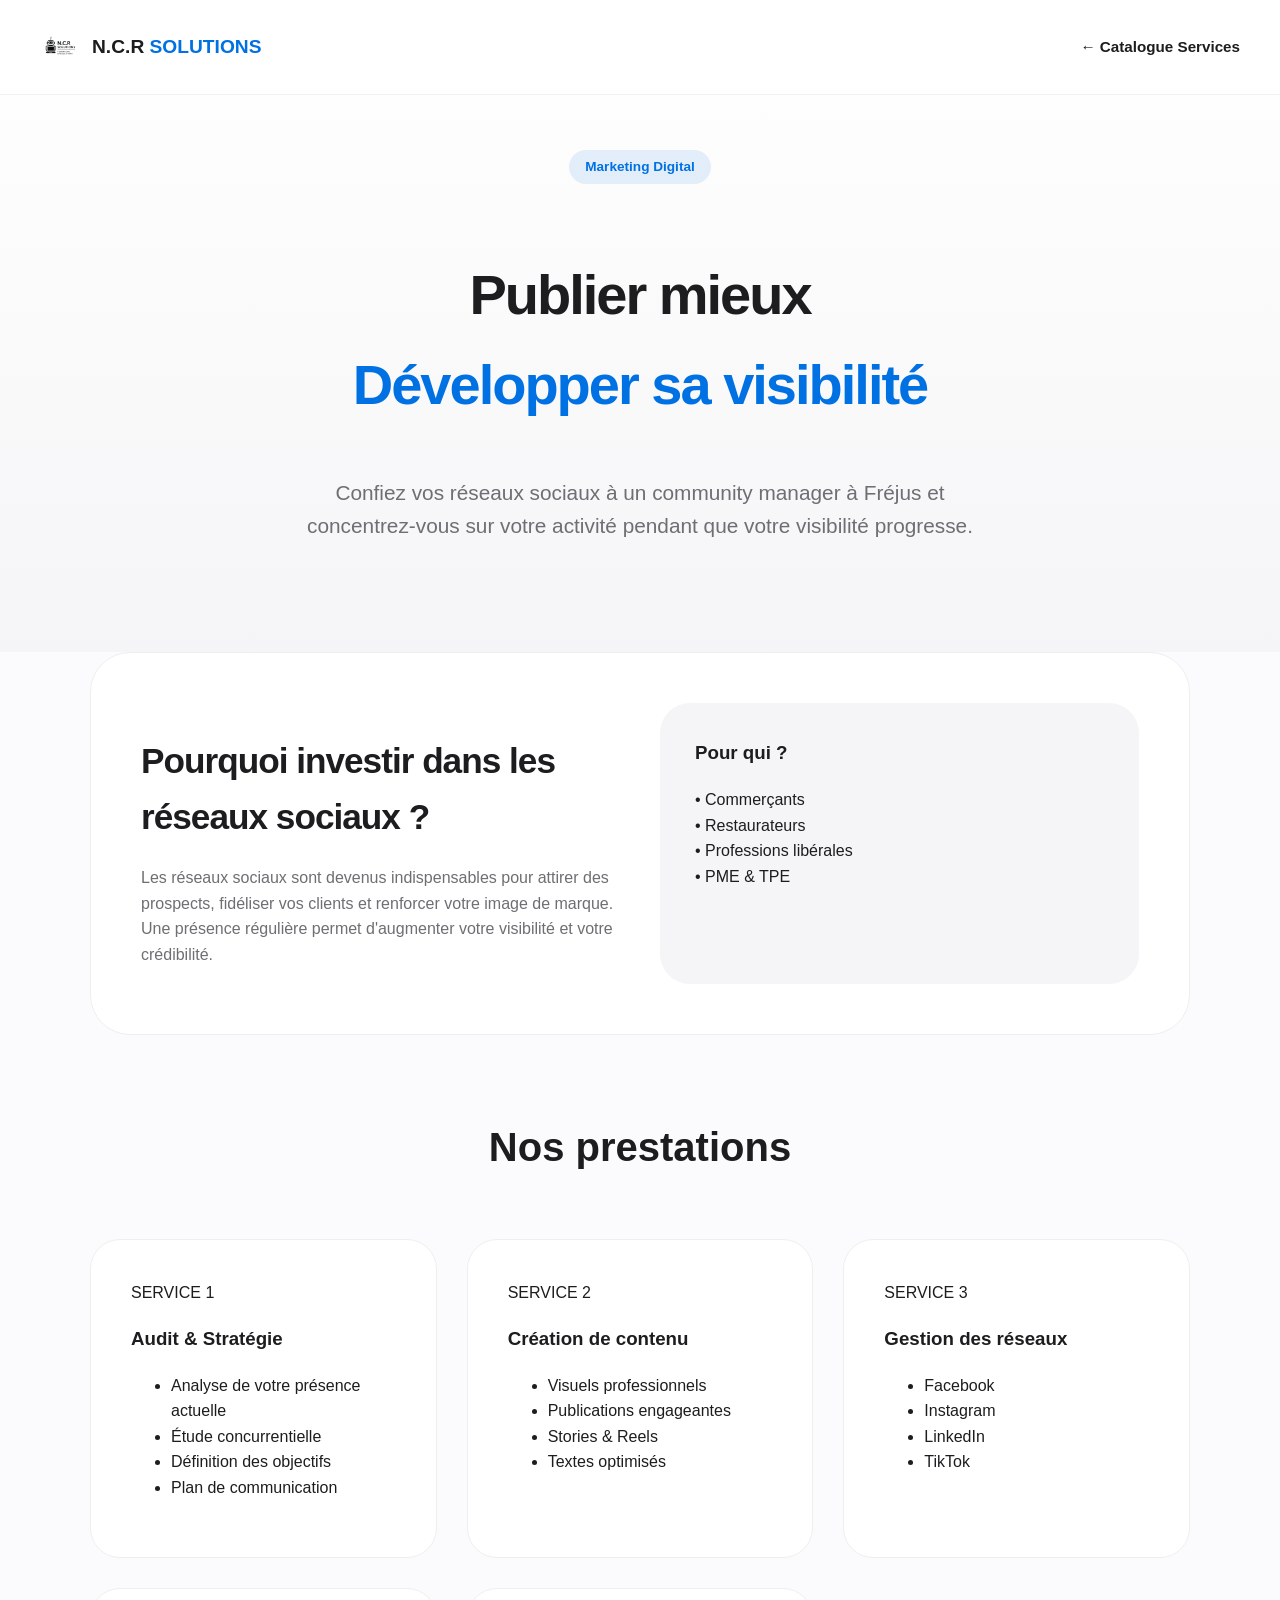
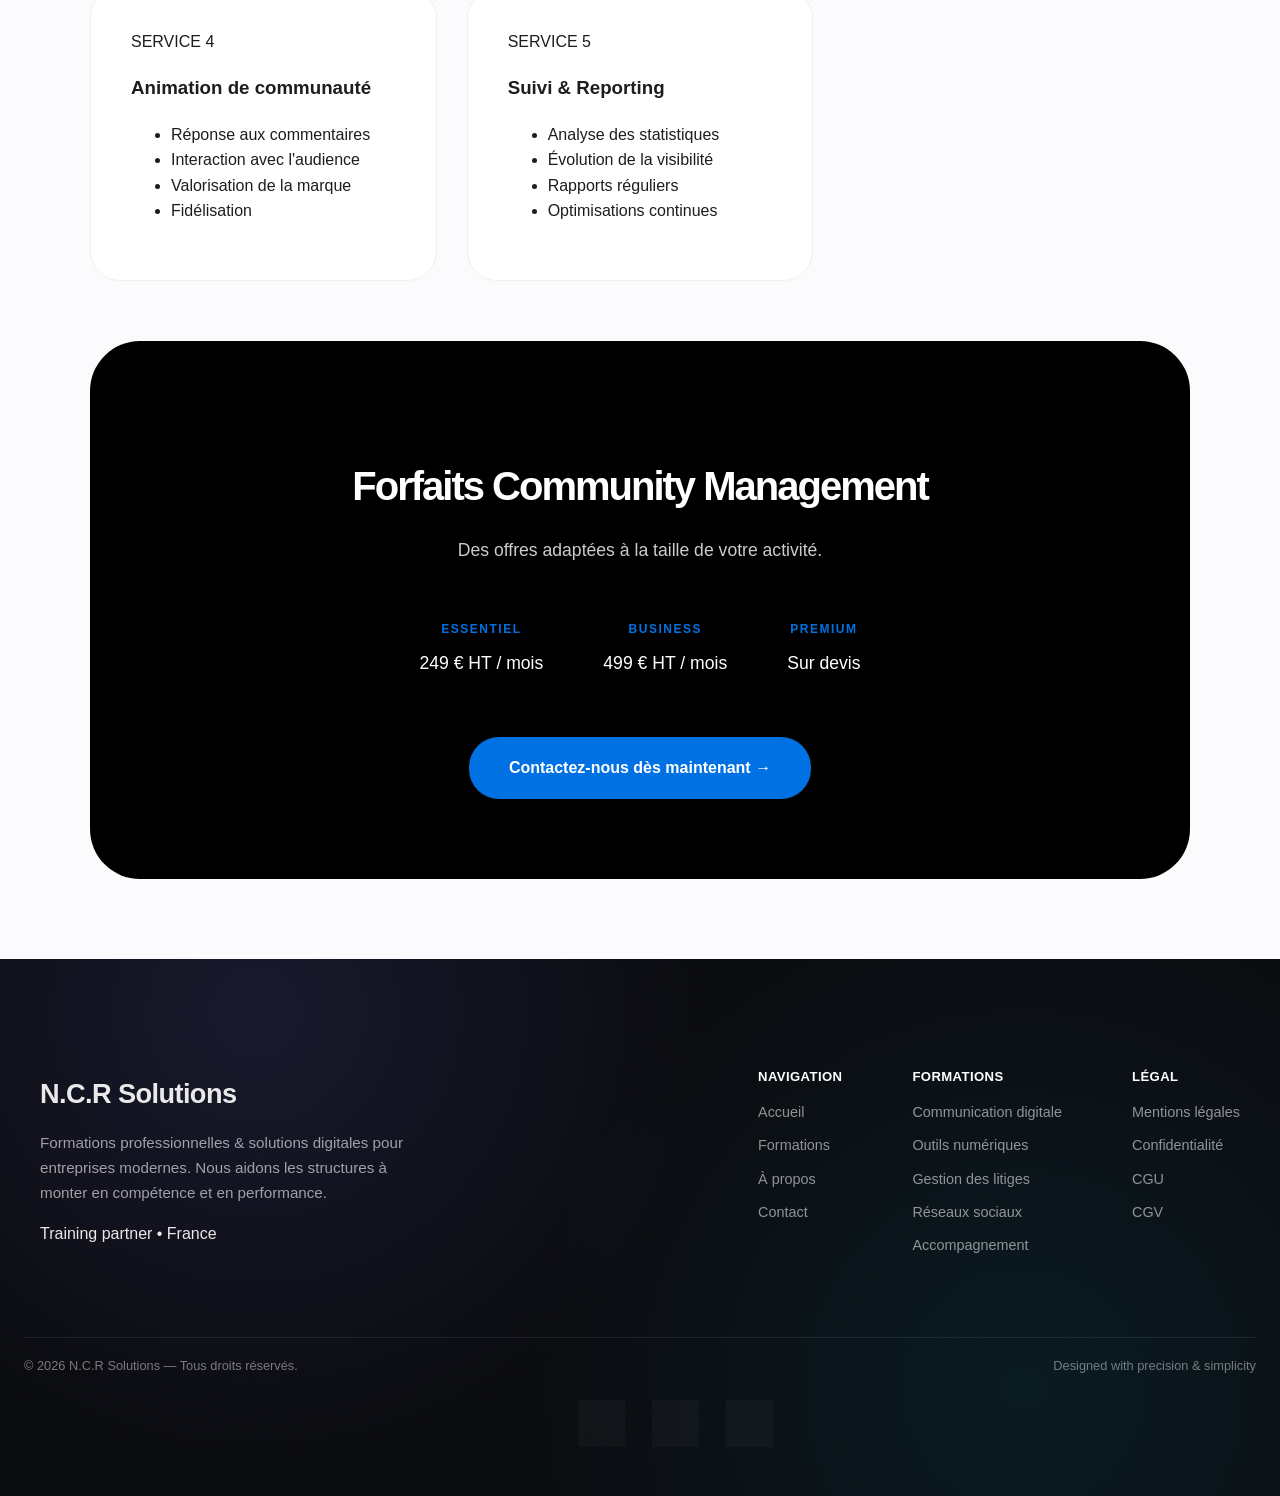
<file: community-management.html>
<!DOCTYPE html>
<html lang="fr">
<head>
    <meta charset="UTF-8">
    <meta name="viewport" content="width=device-width, initial-scale=1.0">
    <!-- SEO NCR Solutions : métadonnées harmonisées -->
    <meta name="description" content="Community manager à Fréjus et dans le Var : stratégie éditoriale, création de contenus, gestion des réseaux sociaux, animation et reporting.">
    <meta name="robots" content="index,follow,max-image-preview:large,max-snippet:-1,max-video-preview:-1">
    <meta name="author" content="N.C.R Solutions">
    <link rel="canonical" href="https://ncr-solutions.fr/community-management.html">

    <meta property="og:type" content="website">
    <meta property="og:locale" content="fr_FR">
    <meta property="og:site_name" content="N.C.R Solutions">
    <meta property="og:title" content="Community manager à Fréjus | NCR Solutions">
    <meta property="og:description" content="Community manager à Fréjus et dans le Var : stratégie éditoriale, création de contenus, gestion des réseaux sociaux, animation et reporting.">
    <meta property="og:url" content="https://ncr-solutions.fr/community-management.html">
    <meta property="og:image" content="https://ncr-solutions.fr/logo.png">
    <meta property="og:image:alt" content="Logo N.C.R Solutions">

    <meta name="twitter:card" content="summary_large_image">
    <meta name="twitter:title" content="Community manager à Fréjus | NCR Solutions">
    <meta name="twitter:description" content="Community manager à Fréjus et dans le Var : stratégie éditoriale, création de contenus, gestion des réseaux sociaux, animation et reporting.">
    <meta name="twitter:image" content="https://ncr-solutions.fr/logo.png">
    <meta name="twitter:image:alt" content="Logo N.C.R Solutions">

    
    <title>Community manager à Fréjus | NCR Solutions</title>
<link rel="stylesheet" href="style.css">
    
    <style>
        /* Styles d'origine conservés intacts */
        @keyframes cinematicReveal { 0% { opacity: 0; filter: blur(15px); transform: scale(0.97) translateY(30px); } 100% { opacity: 1; filter: blur(0); transform: scale(1) translateY(0); } }
        body { background-color: #fbfbfd; opacity: 0; animation: cinematicReveal 1.2s forwards; margin: 0; font-family: -apple-system, sans-serif; color: #1d1d1f; }
        header { display: flex; justify-content: space-between; padding: 20px 40px; background: rgba(255,255,255,0.8); backdrop-filter: blur(20px); position: fixed; width: 100%; box-sizing: border-box; z-index: 1000; border-bottom: 1px solid rgba(0,0,0,0.05); }
        .hero { text-align: center; padding: 150px 20px 80px; background: linear-gradient(180deg, #fff 0%, #f5f5f7 100%); }
        .badge { background: rgba(0, 113, 227, 0.1); color: #0071e3; padding: 6px 16px; border-radius: 20px; font-size: 0.85rem; font-weight: 600; display: inline-block; margin-bottom: 20px; }
        .container { max-width: 1100px; margin: 0 auto; padding: 0 20px; }
        .program-grid { display: grid; grid-template-columns: repeat(auto-fit, minmax(300px, 1fr)); gap: 30px; margin: 60px 0; }
        .module-card { background: white; padding: 40px; border-radius: 30px; border: 1px solid #eee; transition: all 0.3s; }
        .module-card:hover { transform: translateY(-5px); box-shadow: 0 20px 40px rgba(0,0,0,0.05); }
        .info-section { background: #000; color: white; padding: 80px 40px; border-radius: 50px; text-align: center; margin-bottom: 80px; }
        .info-grid { display: flex; justify-content: center; gap: 60px; flex-wrap: wrap; margin-top: 40px; }
        .info-item h4 { color: #0071e3; margin-bottom: 10px; text-transform: uppercase; font-size: 0.75rem; letter-spacing: 1.5px; }
        .info-item p { font-size: 1.1rem; font-weight: 500; margin: 0; }

        /* INTÉGRATION DU MODE SOMBRE AUTOMATIQUE */
        @media (prefers-color-scheme: dark) {
            :root {
                --bg: #000000;
                --text-main: #f5f5f7;
                --border: #424245;
                --card-bg: #1c1c1e;
            }
            body { background-color: var(--bg) !important; color: var(--text-main) !important; }
            header { background: rgba(0,0,0,0.85) !important; border-bottom-color: var(--border) !important; }
            .hero { background: linear-gradient(180deg, #000 0%, #111 100%) !important; }
            .module-card { background-color: var(--card-bg) !important; border-color: var(--border) !important; }
        }
        /* ==========================================================================
   FIX MAGIQUE 1 : HEADER & NAV EN MODE SOMBRE
   ========================================================================== */
@media (prefers-color-scheme: dark) {
    /* Fond du bandeau bien sombre */
    header {
        background: rgba(20, 20, 22, 0.95) !important;
    }
    
    /* Force le texte du logo et de la navigation en blanc */
    header a, 
    header nav a, 
    header .logo-text, 
    header .ncr-logo-text {
        color: #ffffff !important;
    }
    
    /* Préserve le bleu de "SOLUTIONS" */
    header .logo-text span, 
    header .ncr-logo-text span {
        color: #2997ff !important;
    }
}
/* ==========================================================================
   FIX MAGIQUE 2 : RESPONSIVE DES CARTES SUR MOBILE
   ========================================================================== */
@media (max-width: 768px) {
    /* Annule les grilles minmax et force 1 seule colonne 100% largeur */
    .presentation-box, 
    .audience-box, 
    .module-card, 
    .program-grid,
    .bento-grid {
        grid-template-columns: 1fr !important;
        width: 100% !important;
        box-sizing: border-box !important;
        padding: 25px !important; /* Marges réduites pour petits écrans */
        margin-left: 0 !important;
        margin-right: 0 !important;
    }

    /* Centre la grille des prix/infos sur mobile */
    .info-grid {
        flex-direction: column !important;
        align-items: center !important;
        gap: 25px !important;
    }

    /* Sécurité anti-débordement global pour le conteneur principal */
    .container {
        padding-left: 15px !important;
        padding-right: 15px !important;
        overflow-x: hidden !important; 
        max-width: 100vw !important;
        box-sizing: border-box !important;
    }
}

    </style>
    
    <link rel="icon" type="image/png" href="favicon.png">
    <link rel="apple-touch-icon" href="favicon.png">
    <link rel="shortcut icon" href="favicon.png">

    <!-- Données structurées Schema.org -->
    <script type="application/ld+json">
{
  "@context": "https://schema.org",
  "@graph": [
    {
      "@type": "ProfessionalService",
      "@id": "https://ncr-solutions.fr/#organization",
      "name": "N.C.R Solutions",
      "alternateName": "NCR Solutions",
      "url": "https://ncr-solutions.fr/",
      "logo": {
        "@type": "ImageObject",
        "@id": "https://ncr-solutions.fr/#logo",
        "url": "https://ncr-solutions.fr/logo.png",
        "contentUrl": "https://ncr-solutions.fr/logo.png"
      },
      "image": "https://ncr-solutions.fr/logo.png",
      "telephone": "+33621972139",
      "email": "ncr-formations@outlook.fr",
      "priceRange": "€€",
      "slogan": "Parler vrai, former juste.",
      "address": {
        "@type": "PostalAddress",
        "streetAddress": "191 impasse Missiri",
        "postalCode": "83600",
        "addressLocality": "Fréjus",
        "addressRegion": "Provence-Alpes-Côte d’Azur",
        "addressCountry": "FR"
      },
      "areaServed": [
        {
          "@type": "City",
          "name": "Fréjus"
        },
        {
          "@type": "City",
          "name": "Saint-Raphaël"
        },
        {
          "@type": "City",
          "name": "Puget-sur-Argens"
        },
        {
          "@type": "City",
          "name": "Roquebrune-sur-Argens"
        },
        {
          "@type": "AdministrativeArea",
          "name": "Var"
        },
        {
          "@type": "Country",
          "name": "France"
        }
      ],
      "founder": {
        "@id": "https://ncr-solutions.fr/a-propos.html#nacer-hamadi"
      },
      "sameAs": [
        "https://www.linkedin.com/in/nacer-hamadi-7b6476375"
      ],
      "contactPoint": {
        "@type": "ContactPoint",
        "telephone": "+33621972139",
        "email": "ncr-formations@outlook.fr",
        "contactType": "service client",
        "availableLanguage": [
          "fr"
        ],
        "areaServed": "FR"
      },
      "knowsAbout": [
        "Création de sites internet",
        "Assistance informatique",
        "Community management",
        "Communication interne et externe",
        "Bureautique et outils numériques",
        "Réseaux sociaux",
        "Sauveteur Secouriste du Travail"
      ]
    },
    {
      "@type": "Person",
      "@id": "https://ncr-solutions.fr/a-propos.html#nacer-hamadi",
      "name": "Nacer Hamadi",
      "url": "https://ncr-solutions.fr/a-propos.html",
      "image": "https://ncr-solutions.fr/nacer.jpg",
      "jobTitle": "Formateur et consultant digital",
      "worksFor": {
        "@id": "https://ncr-solutions.fr/#organization"
      },
      "knowsAbout": [
        "Formation SST",
        "Communication interne et externe",
        "Formation bureautique",
        "Outils numériques",
        "Réseaux sociaux",
        "Community management",
        "Création de sites internet",
        "Assistance informatique"
      ],
      "sameAs": [
        "https://www.linkedin.com/in/nacer-hamadi-7b6476375"
      ]
    },
    {
      "@type": "WebSite",
      "@id": "https://ncr-solutions.fr/#website",
      "url": "https://ncr-solutions.fr/",
      "name": "N.C.R Solutions",
      "alternateName": "NCR Solutions",
      "inLanguage": "fr-FR",
      "publisher": {
        "@id": "https://ncr-solutions.fr/#organization"
      }
    },
    {
      "@type": "WebPage",
      "@id": "https://ncr-solutions.fr/community-management.html#webpage",
      "url": "https://ncr-solutions.fr/community-management.html",
      "name": "Community management à Fréjus",
      "description": "Community manager à Fréjus et dans le Var : stratégie éditoriale, création de contenus, gestion des réseaux sociaux, animation et reporting.",
      "inLanguage": "fr-FR",
      "isPartOf": {
        "@id": "https://ncr-solutions.fr/#website"
      },
      "publisher": {
        "@id": "https://ncr-solutions.fr/#organization"
      },
      "primaryImageOfPage": {
        "@id": "https://ncr-solutions.fr/#logo"
      },
      "breadcrumb": {
        "@id": "https://ncr-solutions.fr/community-management.html#breadcrumb"
      },
      "about": {
        "@id": "https://ncr-solutions.fr/community-management.html#main-entity"
      },
      "mainEntity": {
        "@id": "https://ncr-solutions.fr/community-management.html#main-entity"
      }
    },
    {
      "@type": "Service",
      "@id": "https://ncr-solutions.fr/community-management.html#main-entity",
      "name": "Community management à Fréjus",
      "description": "Community manager à Fréjus et dans le Var : stratégie éditoriale, création de contenus, gestion des réseaux sociaux, animation et reporting.",
      "serviceType": "Community management et gestion des réseaux sociaux",
      "url": "https://ncr-solutions.fr/community-management.html",
      "provider": {
        "@id": "https://ncr-solutions.fr/#organization"
      },
      "areaServed": [
        {
          "@type": "City",
          "name": "Fréjus"
        },
        {
          "@type": "City",
          "name": "Saint-Raphaël"
        },
        {
          "@type": "City",
          "name": "Puget-sur-Argens"
        },
        {
          "@type": "City",
          "name": "Roquebrune-sur-Argens"
        },
        {
          "@type": "AdministrativeArea",
          "name": "Var"
        },
        {
          "@type": "Country",
          "name": "France"
        }
      ],
      "availableChannel": [
        {
          "@type": "ServiceChannel",
          "serviceLocation": {
            "@type": "Place",
            "address": {
              "@type": "PostalAddress",
              "addressLocality": "Fréjus",
              "postalCode": "83600",
              "addressCountry": "FR"
            }
          }
        },
        {
          "@type": "ServiceChannel",
          "serviceUrl": "https://ncr-solutions.fr/contact.html"
        }
      ],
      "offers": {
        "@type": "Offer",
        "url": "https://ncr-solutions.fr/community-management.html",
        "price": "249",
        "priceCurrency": "EUR",
        "description": "Forfait mensuel à partir de 249 € HT",
        "availability": "https://schema.org/InStock"
      }
    },
    {
      "@type": "BreadcrumbList",
      "@id": "https://ncr-solutions.fr/community-management.html#breadcrumb",
      "itemListElement": [
        {
          "@type": "ListItem",
          "position": 1,
          "name": "Accueil",
          "item": "https://ncr-solutions.fr/"
        },
        {
          "@type": "ListItem",
          "position": 2,
          "name": "Solutions digitales",
          "item": "https://ncr-solutions.fr/solutions-digitales.html"
        },
        {
          "@type": "ListItem",
          "position": 3,
          "name": "Community management à Fréjus",
          "item": "https://ncr-solutions.fr/community-management.html"
        }
      ]
    }
  ]
}
    </script>
</head>
<body>
    <header>
    <a href="/" style="text-decoration:none;display:flex;align-items:center;gap:12px;">
        <img src="logo.png" alt="Logo N.C.R" style="height:40px;">
        <div class="ncr-logo-text" style="color:#1d1d1f;font-weight:900;font-size:1.2rem;">
            N.C.R <span style="color:#0071e3;">SOLUTIONS</span>
        </div>
    </a>
    <nav>
        <a href="solutions-digitales.html" style="text-decoration:none; color:inherit; font-weight:600;">← Catalogue Services</a>
    </nav>
</header>

    <section class="hero">
        <div class="container"><div class="badge">Marketing Digital</div><h1 style="font-size: 3.5rem; font-weight: 900; letter-spacing: -2px;">Publier mieux<br><span style="color: #0071e3;">Développer sa visibilité</span></h1><p style="font-size: 1.3rem; color: #6e6e73; max-width: 700px; margin: 30px auto;">Confiez vos réseaux sociaux à un community manager à Fréjus et concentrez-vous sur votre activité pendant que votre visibilité progresse.</p></div>
    </section>

    <div class="container">
        <div style="background: white; padding: 50px; border-radius: 40px; border: 1px solid #eee; margin-bottom: 80px; display: grid; grid-template-columns: repeat(auto-fit, minmax(300px, 1fr)); gap: 40px;">
            <div><h2 style="font-size: 2.2rem; letter-spacing: -1px; margin-bottom: 20px;">Pourquoi investir dans les réseaux sociaux ?</h2><p style="color: #6e6e73; line-height: 1.6;">Les réseaux sociaux sont devenus indispensables pour attirer des prospects, fidéliser vos clients et renforcer votre image de marque. Une présence régulière permet d'augmenter votre visibilité et votre crédibilité.</p></div>
            <div style="background: #f5f5f7; padding: 35px; border-radius: 30px;"><h3 style="margin-top: 0;">Pour qui ?</h3><ul style="padding: 0; list-style: none; font-weight: 500;">
<li>• Commerçants</li>
<li>• Restaurateurs</li>
<li>• Professions libérales</li>
<li>• PME & TPE</li>
</ul></ul></div>
        </div>

        <h2 style="text-align:center;font-size:2.5rem;">
         Nos prestations
        </h2>

        <div class="program-grid">
            <div class="module-card"><span class="module-number">SERVICE 1</span><h3>Audit & Stratégie</h3>
<ul>
<li>Analyse de votre présence actuelle</li>
<li>Étude concurrentielle</li>
<li>Définition des objectifs</li>
<li>Plan de communication</li>
</ul>
</div>
            <div class="module-card">
<span class="module-number">SERVICE 2</span>
<h3>Création de contenu</h3>
<ul>
<li>Visuels professionnels</li>
<li>Publications engageantes</li>
<li>Stories & Reels</li>
<li>Textes optimisés</li>
</ul>
</div>

            <div class="module-card">
<span class="module-number">SERVICE 3</span>
<h3>Gestion des réseaux</h3>
<ul>
<li>Facebook</li>
<li>Instagram</li>
<li>LinkedIn</li>
<li>TikTok</li>
</ul>
</div>

<div class="module-card">
<span class="module-number">SERVICE 4</span>
<h3>Animation de communauté</h3>
<ul>
<li>Réponse aux commentaires</li>
<li>Interaction avec l'audience</li>
<li>Valorisation de la marque</li>
<li>Fidélisation</li>
</ul>
</div>

<div class="module-card">
<span class="module-number">SERVICE 5</span>
<h3>Suivi & Reporting</h3>
<ul>
<li>Analyse des statistiques</li>
<li>Évolution de la visibilité</li>
<li>Rapports réguliers</li>
<li>Optimisations continues</li>
</ul>
</div>

        </div>

        <section class="info-section">
            <h2 style="font-size: 2.5rem; letter-spacing: -2px; margin-bottom: 15px;">Forfaits Community Management</h2>
            <p style="opacity: 0.8; font-size: 1.1rem;">Des offres adaptées à la taille de votre activité.</p>
            
            <div class="info-grid">
                <div class="info-item">
                    <h4>Essentiel</h4>
                    <p>249 € HT / mois</p>
                </div>
                <div class="info-item">
                    <h4>Business</h4>
                    <p>499 € HT / mois</p>
                </div>
                <div class="info-item">
                    <h4>Premium</h4>
                    <p>Sur devis</p>
                </div>
            </div>

            <div style="margin-top: 60px;">
                <a href="contact.html" style="background: #0071e3; color: white; padding: 18px 40px; border-radius: 30px; text-decoration: none; font-weight: 600; display: inline-block; transition: background 0.3s;">Contactez-nous dès maintenant →</a>
            </div>
        </section>
    </div>
    <footer class="footer">

  <div class="footer-bg"></div>

  <div class="footer-wrapper">

    <!-- BRAND -->
    <div class="footer-brand">
      <h2>N.C.R Solutions</h2>
      <p>
        Formations professionnelles & solutions digitales pour entreprises modernes.
        Nous aidons les structures à monter en compétence et en performance.
      </p>

      <div class="footer-pill">
        Training partner • France
      </div>
    </div>

    <!-- LINKS -->
    <div class="footer-grid">

      <div class="footer-col">
        <h4>Navigation</h4>
        <a href="/">Accueil</a>
        <a href="formations.html">Formations</a>
        <a href="a-propos.html">À propos</a>
        <a href="contact.html">Contact</a>
      </div>

      <div class="footer-col">
        <h4>Formations</h4>
        <a href="formation1.html">Communication digitale</a>
        <a href="formation2.html">Outils numériques</a>
        <a href="formation3.html">Gestion des litiges</a>
        <a href="formation-reseaux.html">Réseaux sociaux</a>
        <a href="accompagnement-ponctuel.html">Accompagnement</a>
      </div>

      <div class="footer-col">
        <h4>Légal</h4>
        <a href="mentions-legales.html">Mentions légales</a>
        <a href="confidentialite.html">Confidentialité</a>
        <a href="cgu.html">CGU</a>
        <a href="cgv.html">CGV</a>
     </div>

    </div>

  </div>

  <div class="footer-bottom">
    <span>© 2026 N.C.R Solutions — Tous droits réservés.</span>
    <div class="contact-bar">

  <!-- LinkedIn -->
  <a href="https://www.linkedin.com/in/nacer-hamadi-7b6476375"
     target="_blank"
     rel="noopener noreferrer"
     class="contact-item">

    <svg viewBox="0 0 24 24" class="icon">
      <path d="M4.98 3.5C4.98 4.88 3.87 6 2.5 6S0 4.88 0 3.5 1.12 1 2.5 1 4.98 2.12 4.98 3.5zM0 24h5V7H0v17zM8 7h4.8v2.3h.1c.7-1.3 2.5-2.7 5.1-2.7C23 6.6 24 9 24 12.6V24h-5v-9.8c0-2.3 0-5.2-3.2-5.2s-3.7 2.5-3.7 5V24H8V7z"/>
    </svg>

  </a>

  <!-- Téléphone -->
  <a href="tel:+33621972139" class="contact-item">

    <svg viewBox="0 0 24 24" class="icon">
      <path d="M6.6 10.8c1.5 3 3.6 5.1 6.6 6.6l2.2-2.2c.3-.3.7-.4 1.1-.3 1.2.4 2.5.6 3.8.6.6 0 1 .4 1 1V20c0 .6-.4 1-1 1C10.3 21 3 13.7 3 4c0-.6.4-1 1-1h3.5c.6 0 1 .4 1 1 0 1.3.2 2.6.6 3.8.1.4 0 .8-.3 1.1L6.6 10.8z"/>
    </svg>

  </a>

  <!-- Email -->
  <a href="mailto:ncr-formations@outlook.fr" class="contact-item">

    <svg viewBox="0 0 24 24" class="icon">
      <path d="M20 4H4c-1.1 0-2 .9-2 2v12c0 1.1.9 2 2 2h16c1.1 0 2-.9 2-2V6c0-1.1-.9-2-2-2zm0 4-8 5-8-5V6l8 5 8-5v2z"/>
    </svg>

  </a>

</div>
    <span class="footer-meta">Designed with precision & simplicity</span>
  </div>

</footer>
</body>
</html>
</file>
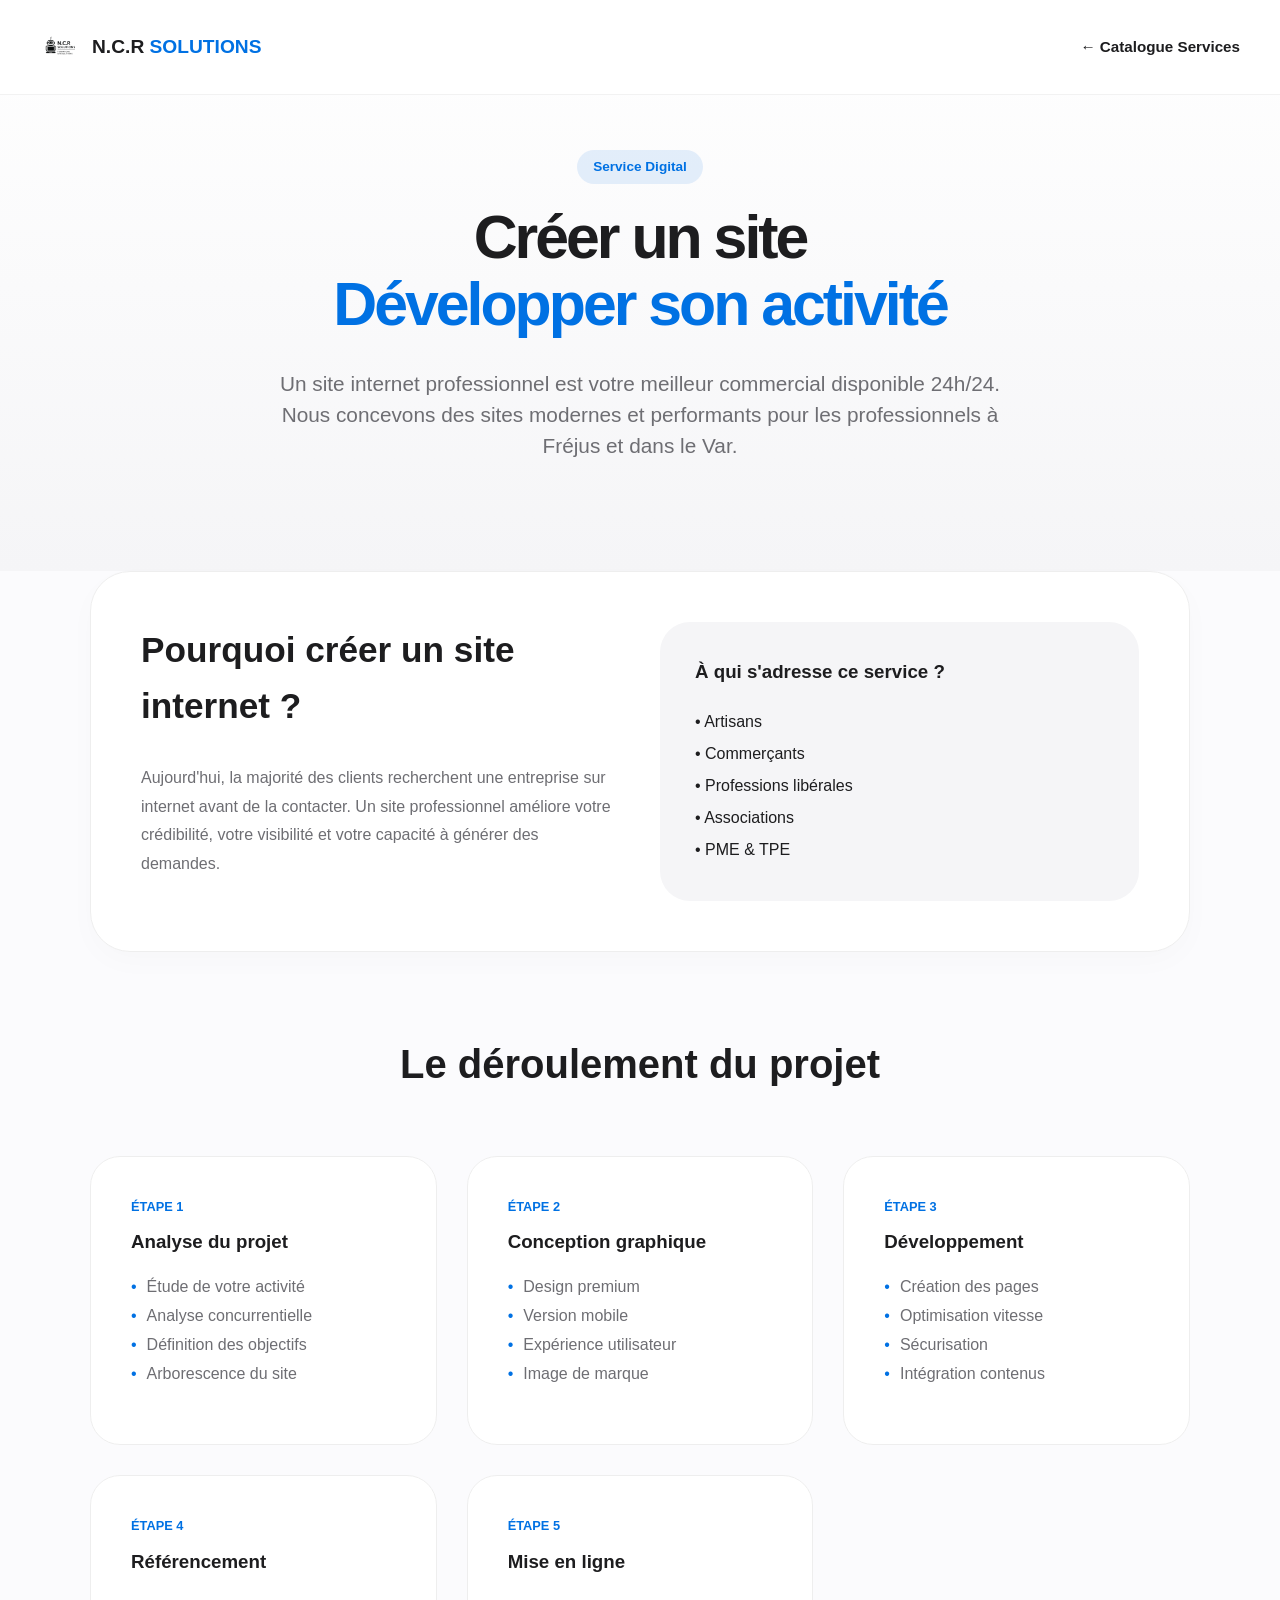
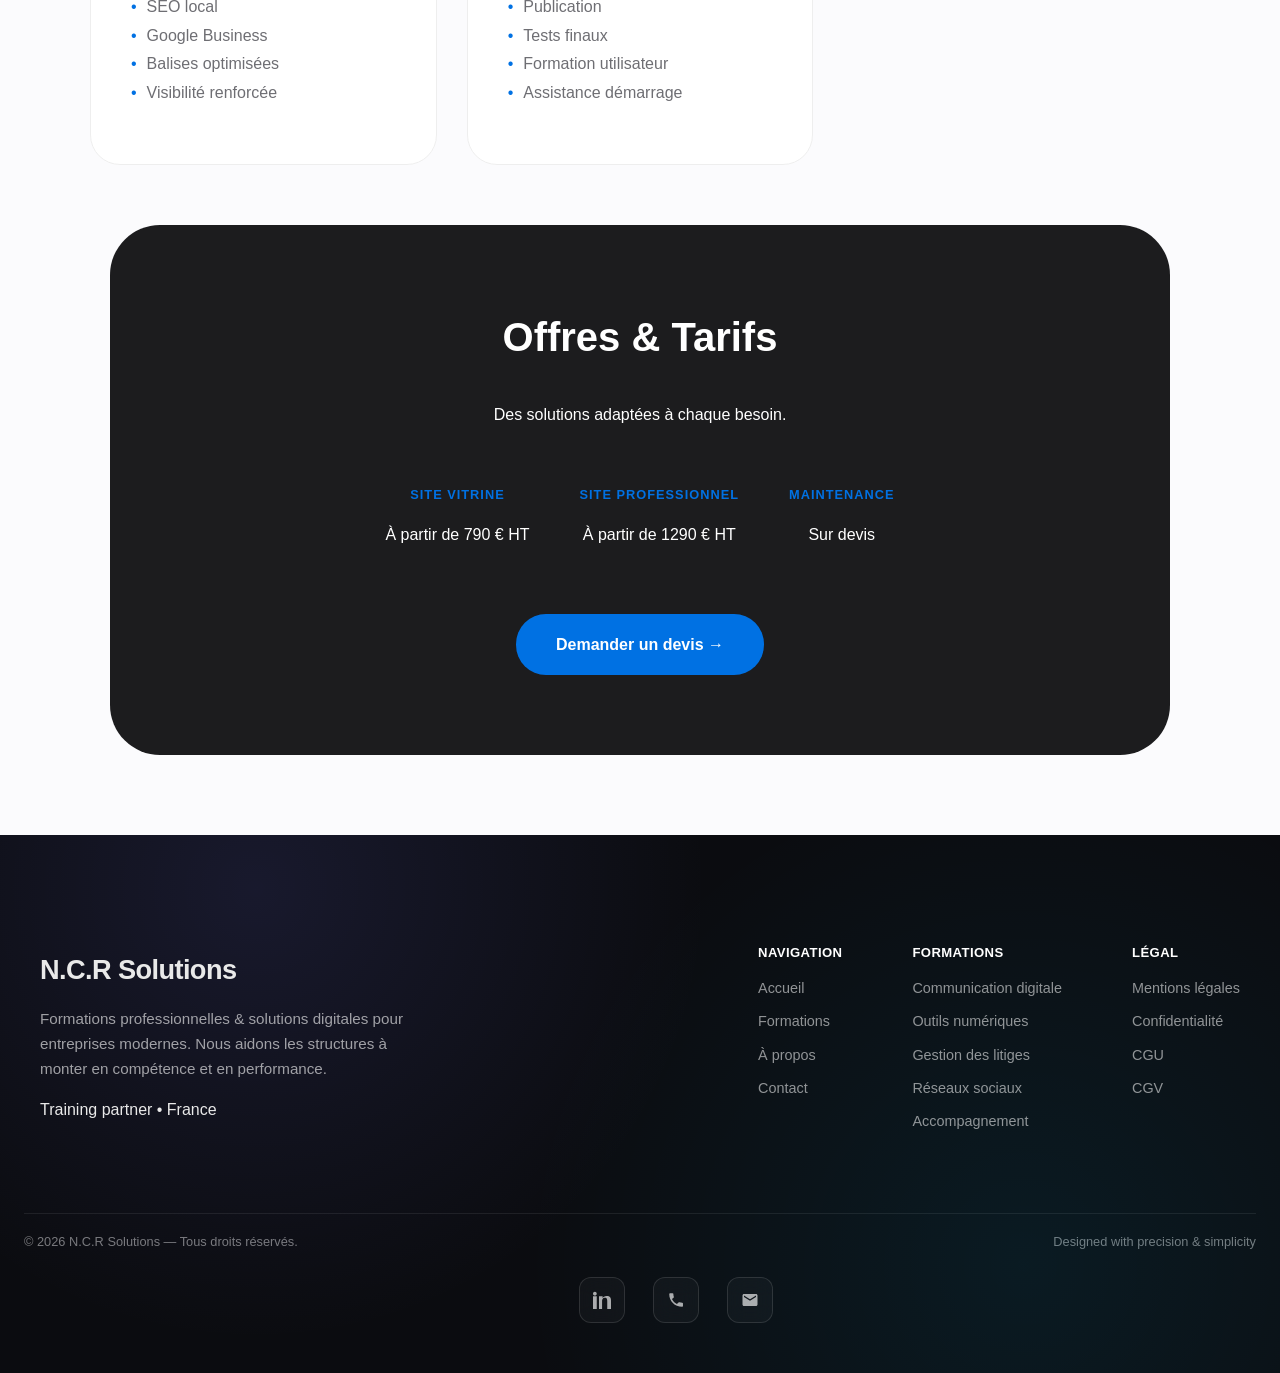
<file: creation-site-internet.html>
<!DOCTYPE html>
<html lang="fr">
<head>
<meta charset="UTF-8">
<meta name="viewport" content="width=device-width, initial-scale=1.0">
    <!-- SEO NCR Solutions : métadonnées harmonisées -->
    <meta name="description" content="Création de sites internet professionnels à Fréjus et dans le Var pour artisans, commerçants, indépendants, associations, TPE et PME.">
    <meta name="robots" content="index,follow,max-image-preview:large,max-snippet:-1,max-video-preview:-1">
    <meta name="author" content="N.C.R Solutions">
    <link rel="canonical" href="https://ncr-solutions.fr/creation-site-internet.html">

    <meta property="og:type" content="website">
    <meta property="og:locale" content="fr_FR">
    <meta property="og:site_name" content="N.C.R Solutions">
    <meta property="og:title" content="Créateur de site internet à Fréjus | NCR Solutions">
    <meta property="og:description" content="Création de sites internet professionnels à Fréjus et dans le Var pour artisans, commerçants, indépendants, associations, TPE et PME.">
    <meta property="og:url" content="https://ncr-solutions.fr/creation-site-internet.html">
    <meta property="og:image" content="https://ncr-solutions.fr/logo.png">
    <meta property="og:image:alt" content="Logo N.C.R Solutions">

    <meta name="twitter:card" content="summary_large_image">
    <meta name="twitter:title" content="Créateur de site internet à Fréjus | NCR Solutions">
    <meta name="twitter:description" content="Création de sites internet professionnels à Fréjus et dans le Var pour artisans, commerçants, indépendants, associations, TPE et PME.">
    <meta name="twitter:image" content="https://ncr-solutions.fr/logo.png">
    <meta name="twitter:image:alt" content="Logo N.C.R Solutions">

<title>Créateur de site internet à Fréjus | NCR Solutions</title>

<link rel="stylesheet" href="style.css">

<style>
/* ==========================================================================
   ANIMATIONS & BASE
   ========================================================================== */
@keyframes cinematicReveal {
    0% { opacity: 0; filter: blur(15px); transform: scale(0.97) translateY(30px); }
    100% { opacity: 1; filter: blur(0); transform: scale(1) translateY(0); }
}

body {
    background: #fbfbfd;
    opacity: 0;
    animation: cinematicReveal 1.2s cubic-bezier(.15,0,.15,1) forwards;
    margin: 0;
    font-family: -apple-system, BlinkMacSystemFont, "Segoe UI", Roboto, sans-serif;
    color: #1d1d1f;
}

header {
    display: flex;
    justify-content: space-between;
    align-items: center;
    padding: 20px 40px;
    background: rgba(255,255,255,.8);
    backdrop-filter: blur(20px);
    -webkit-backdrop-filter: blur(20px);
    position: fixed;
    width: 100%;
    box-sizing: border-box;
    z-index: 1000;
    border-bottom: 1px solid rgba(0,0,0,.05);
}

/* ==========================================================================
   SECTIONS & CONTENEURS
   ========================================================================== */
.hero-site {
    text-align: center;
    padding: 150px 20px 80px;
    background: linear-gradient(180deg, #ffffff 0%, #f5f5f7 100%);
}

.container {
    max-width: 1100px;
    margin: 0 auto;
    padding: 0 20px;
}

.badge {
    background: rgba(0,113,227,.1);
    color: #0071e3;
    padding: 6px 16px;
    border-radius: 20px;
    font-size: .85rem;
    font-weight: 600;
    display: inline-block;
    margin-bottom: 20px;
}

/* Remplacement des styles en ligne bloquants */
.presentation-box {
    background: white;
    padding: 50px;
    border-radius: 40px;
    border: 1px solid #eee;
    margin-bottom: 80px;
    display: grid;
    grid-template-columns: repeat(auto-fit, minmax(300px, 1fr));
    gap: 40px;
    box-shadow: 0 10px 30px rgba(0,0,0,0.02);
}

.audience-box {
    background: #f5f5f7;
    padding: 35px;
    border-radius: 30px;
}

/* ==========================================================================
   CARTES MODULES
   ========================================================================== */
.program-grid {
    display: grid;
    grid-template-columns: repeat(auto-fit, minmax(300px, 1fr));
    gap: 30px;
    margin: 60px 0;
}

.module-card {
    background: white;
    padding: 40px;
    border-radius: 30px;
    border: 1px solid #eee;
    transition: .3s;
}

.module-card:hover {
    transform: translateY(-5px);
    box-shadow: 0 20px 40px rgba(0,0,0,.05);
}

.module-number {
    color: #0071e3;
    font-weight: 800;
    font-size: .8rem;
    margin-bottom: 10px;
    display: block;
}

.module-card h3 { margin: 0 0 15px; }

.module-card ul {
    list-style: none;
    padding: 0;
    color: #6e6e73;
    line-height: 1.8;
}

.module-card li::before {
    content: "•";
    color: #0071e3;
    margin-right: 10px;
}

/* ==========================================================================
   SECTION INFOS & PRIX
   ========================================================================== */
.info-section {
    background: #1c1c1e;
    color: white;
    padding: 80px 40px;
    border-radius: 50px;
    margin: 0 20px 80px;
    text-align: center;
}

.info-grid {
    display: flex;
    justify-content: center;
    gap: 50px;
    flex-wrap: wrap;
    margin-top: 40px;
}

.info-item h4 {
    color: #0071e3;
    text-transform: uppercase;
    letter-spacing: 1px;
    font-size: .8rem;
}

.btn-primary {
    background: #0071e3;
    color: white;
    padding: 18px 40px;
    border-radius: 30px;
    text-decoration: none;
    font-weight: 600;
    display: inline-block;
    transition: 0.3s;
}

.btn-primary:hover {
    background: #005bb5;
    transform: scale(1.03);
}

/* ==========================================================================
   MODE SOMBRE GLOBAL (Le fameux patch intégré)
   ========================================================================== */
@media (prefers-color-scheme: dark) {
    /* Fond & Header */
    body { background: #000000 !important; color: #f5f5f7 !important; }
    header { background: rgba(28,28,30,.85) !important; border-bottom: 1px solid #323236 !important; }
    .hero-site { background: linear-gradient(180deg, #000000 0%, #111111 100%) !important; }
    
    /* Textes */
    h1, h2, h3, h4, strong { color: #ffffff !important; }
    p, li, span { color: #a1a1a6 !important; }
    .badge, .module-number, .info-item h4 { color: #5eacff !important; }

    /* Remplacement des boîtes blanches en gris Apple */
    .module-card, .presentation-box, .audience-box {
        background: #1c1c1e !important;
        border: 1px solid #323236 !important;
        box-shadow: 0 20px 40px rgba(0,0,0,0.3) !important;
    }

    /* Le texte à l'intérieur des boîtes */
    .module-card ul, .presentation-box p, .audience-box ul { color: #a1a1a6 !important; }

    /* On laisse la zone info noire intacte */
    .info-section { background: #111111 !important; border: 1px solid #323236 !important; }
    
    /* Lien header (Correction du nom NCR) */
    .ncr-logo-text { color: #ffffff !important; }
}
/* ==========================================================================
   FIX MAGIQUE 1 : HEADER & NAV EN MODE SOMBRE
   ========================================================================== */
@media (prefers-color-scheme: dark) {
    /* Fond du bandeau bien sombre */
    header {
        background: rgba(20, 20, 22, 0.95) !important;
    }
    
    /* Force le texte du logo et de la navigation en blanc */
    header a, 
    header nav a, 
    header .logo-text, 
    header .ncr-logo-text {
        color: #ffffff !important;
    }
    
    /* Préserve le bleu de "SOLUTIONS" */
    header .logo-text span, 
    header .ncr-logo-text span {
        color: #2997ff !important;
    }
}
/* ==========================================================================
   FIX MAGIQUE 2 : RESPONSIVE DES CARTES SUR MOBILE
   ========================================================================== */
@media (max-width: 768px) {
    /* Annule les grilles minmax et force 1 seule colonne 100% largeur */
    .presentation-box, 
    .audience-box, 
    .module-card, 
    .program-grid,
    .bento-grid {
        grid-template-columns: 1fr !important;
        width: 100% !important;
        box-sizing: border-box !important;
        padding: 25px !important; /* Marges réduites pour petits écrans */
        margin-left: 0 !important;
        margin-right: 0 !important;
    }

    /* Centre la grille des prix/infos sur mobile */
    .info-grid {
        flex-direction: column !important;
        align-items: center !important;
        gap: 25px !important;
    }

    /* Sécurité anti-débordement global pour le conteneur principal */
    .container {
        padding-left: 15px !important;
        padding-right: 15px !important;
        overflow-x: hidden !important; 
        max-width: 100vw !important;
        box-sizing: border-box !important;
    }
}

</style>

<link rel="icon" type="image/png" href="favicon.png">

    <!-- Données structurées Schema.org -->
    <script type="application/ld+json">
{
  "@context": "https://schema.org",
  "@graph": [
    {
      "@type": "ProfessionalService",
      "@id": "https://ncr-solutions.fr/#organization",
      "name": "N.C.R Solutions",
      "alternateName": "NCR Solutions",
      "url": "https://ncr-solutions.fr/",
      "logo": {
        "@type": "ImageObject",
        "@id": "https://ncr-solutions.fr/#logo",
        "url": "https://ncr-solutions.fr/logo.png",
        "contentUrl": "https://ncr-solutions.fr/logo.png"
      },
      "image": "https://ncr-solutions.fr/logo.png",
      "telephone": "+33621972139",
      "email": "ncr-formations@outlook.fr",
      "priceRange": "€€",
      "slogan": "Parler vrai, former juste.",
      "address": {
        "@type": "PostalAddress",
        "streetAddress": "191 impasse Missiri",
        "postalCode": "83600",
        "addressLocality": "Fréjus",
        "addressRegion": "Provence-Alpes-Côte d’Azur",
        "addressCountry": "FR"
      },
      "areaServed": [
        {
          "@type": "City",
          "name": "Fréjus"
        },
        {
          "@type": "City",
          "name": "Saint-Raphaël"
        },
        {
          "@type": "City",
          "name": "Puget-sur-Argens"
        },
        {
          "@type": "City",
          "name": "Roquebrune-sur-Argens"
        },
        {
          "@type": "AdministrativeArea",
          "name": "Var"
        },
        {
          "@type": "Country",
          "name": "France"
        }
      ],
      "founder": {
        "@id": "https://ncr-solutions.fr/a-propos.html#nacer-hamadi"
      },
      "sameAs": [
        "https://www.linkedin.com/in/nacer-hamadi-7b6476375"
      ],
      "contactPoint": {
        "@type": "ContactPoint",
        "telephone": "+33621972139",
        "email": "ncr-formations@outlook.fr",
        "contactType": "service client",
        "availableLanguage": [
          "fr"
        ],
        "areaServed": "FR"
      },
      "knowsAbout": [
        "Création de sites internet",
        "Assistance informatique",
        "Community management",
        "Communication interne et externe",
        "Bureautique et outils numériques",
        "Réseaux sociaux",
        "Sauveteur Secouriste du Travail"
      ]
    },
    {
      "@type": "Person",
      "@id": "https://ncr-solutions.fr/a-propos.html#nacer-hamadi",
      "name": "Nacer Hamadi",
      "url": "https://ncr-solutions.fr/a-propos.html",
      "image": "https://ncr-solutions.fr/nacer.jpg",
      "jobTitle": "Formateur et consultant digital",
      "worksFor": {
        "@id": "https://ncr-solutions.fr/#organization"
      },
      "knowsAbout": [
        "Formation SST",
        "Communication interne et externe",
        "Formation bureautique",
        "Outils numériques",
        "Réseaux sociaux",
        "Community management",
        "Création de sites internet",
        "Assistance informatique"
      ],
      "sameAs": [
        "https://www.linkedin.com/in/nacer-hamadi-7b6476375"
      ]
    },
    {
      "@type": "WebSite",
      "@id": "https://ncr-solutions.fr/#website",
      "url": "https://ncr-solutions.fr/",
      "name": "N.C.R Solutions",
      "alternateName": "NCR Solutions",
      "inLanguage": "fr-FR",
      "publisher": {
        "@id": "https://ncr-solutions.fr/#organization"
      }
    },
    {
      "@type": "WebPage",
      "@id": "https://ncr-solutions.fr/creation-site-internet.html#webpage",
      "url": "https://ncr-solutions.fr/creation-site-internet.html",
      "name": "Création de site internet à Fréjus",
      "description": "Création de sites internet professionnels à Fréjus et dans le Var pour artisans, commerçants, indépendants, associations, TPE et PME.",
      "inLanguage": "fr-FR",
      "isPartOf": {
        "@id": "https://ncr-solutions.fr/#website"
      },
      "publisher": {
        "@id": "https://ncr-solutions.fr/#organization"
      },
      "primaryImageOfPage": {
        "@id": "https://ncr-solutions.fr/#logo"
      },
      "breadcrumb": {
        "@id": "https://ncr-solutions.fr/creation-site-internet.html#breadcrumb"
      },
      "about": {
        "@id": "https://ncr-solutions.fr/creation-site-internet.html#main-entity"
      },
      "mainEntity": {
        "@id": "https://ncr-solutions.fr/creation-site-internet.html#main-entity"
      }
    },
    {
      "@type": "Service",
      "@id": "https://ncr-solutions.fr/creation-site-internet.html#main-entity",
      "name": "Création de site internet à Fréjus",
      "description": "Création de sites internet professionnels à Fréjus et dans le Var pour artisans, commerçants, indépendants, associations, TPE et PME.",
      "serviceType": "Création de site internet",
      "url": "https://ncr-solutions.fr/creation-site-internet.html",
      "provider": {
        "@id": "https://ncr-solutions.fr/#organization"
      },
      "areaServed": [
        {
          "@type": "City",
          "name": "Fréjus"
        },
        {
          "@type": "City",
          "name": "Saint-Raphaël"
        },
        {
          "@type": "City",
          "name": "Puget-sur-Argens"
        },
        {
          "@type": "City",
          "name": "Roquebrune-sur-Argens"
        },
        {
          "@type": "AdministrativeArea",
          "name": "Var"
        },
        {
          "@type": "Country",
          "name": "France"
        }
      ],
      "availableChannel": [
        {
          "@type": "ServiceChannel",
          "serviceLocation": {
            "@type": "Place",
            "address": {
              "@type": "PostalAddress",
              "addressLocality": "Fréjus",
              "postalCode": "83600",
              "addressCountry": "FR"
            }
          }
        },
        {
          "@type": "ServiceChannel",
          "serviceUrl": "https://ncr-solutions.fr/contact.html"
        }
      ],
      "offers": {
        "@type": "Offer",
        "url": "https://ncr-solutions.fr/creation-site-internet.html",
        "price": "790",
        "priceCurrency": "EUR",
        "description": "Site vitrine à partir de 790 € HT",
        "availability": "https://schema.org/InStock"
      }
    },
    {
      "@type": "BreadcrumbList",
      "@id": "https://ncr-solutions.fr/creation-site-internet.html#breadcrumb",
      "itemListElement": [
        {
          "@type": "ListItem",
          "position": 1,
          "name": "Accueil",
          "item": "https://ncr-solutions.fr/"
        },
        {
          "@type": "ListItem",
          "position": 2,
          "name": "Solutions digitales",
          "item": "https://ncr-solutions.fr/solutions-digitales.html"
        },
        {
          "@type": "ListItem",
          "position": 3,
          "name": "Création de site internet à Fréjus",
          "item": "https://ncr-solutions.fr/creation-site-internet.html"
        }
      ]
    }
  ]
}
    </script>
</head>

<body>

<header>
    <a href="/" style="text-decoration:none;display:flex;align-items:center;gap:12px;">
        <img src="logo.png" alt="Logo N.C.R" style="height:40px;">
        <div class="ncr-logo-text" style="color:#1d1d1f;font-weight:900;font-size:1.2rem;">
            N.C.R <span style="color:#0071e3;">SOLUTIONS</span>
        </div>
    </a>
    <nav>
        <a href="solutions-digitales.html" style="text-decoration:none; color:inherit; font-weight:600;">← Catalogue Services</a>
    </nav>
</header>

<section class="hero-site">
    <div class="container">
        <div class="badge">Service Digital</div>
        <h1 style="font-size:3.8rem;font-weight:900;letter-spacing:-3px;line-height:1.1;margin:0;">
            Créer un site<br>
            <span style="color:#0071e3;">Développer son activité</span>
        </h1>
        <p style="font-size:1.3rem;color:#6e6e73;max-width:750px;margin:30px auto;line-height:1.5;">
            Un site internet professionnel est votre meilleur commercial disponible 24h/24. Nous concevons des sites modernes et performants pour les professionnels à Fréjus et dans le Var.
        </p>
    </div>
</section>

<div class="container">
    
    <div class="presentation-box">
        <div>
            <h2 style="font-size:2.2rem; margin-top:0;">Pourquoi créer un site internet ?</h2>
            <p style="color:#6e6e73;line-height:1.8;">
                Aujourd'hui, la majorité des clients recherchent une entreprise sur internet avant de la contacter. Un site professionnel améliore votre crédibilité, votre visibilité et votre capacité à générer des demandes.
            </p>
        </div>
        
        <div class="audience-box">
            <h3 style="margin-top:0;">À qui s'adresse ce service ?</h3>
            <ul style="list-style:none;padding:0;line-height:2; margin-bottom:0;">
                <li>• Artisans</li>
                <li>• Commerçants</li>
                <li>• Professions libérales</li>
                <li>• Associations</li>
                <li>• PME & TPE</li>
            </ul>
        </div>
    </div>

    <h2 style="text-align:center;font-size:2.5rem; margin-top:80px;">Le déroulement du projet</h2>

    <div class="program-grid">
        <div class="module-card">
            <span class="module-number">ÉTAPE 1</span>
            <h3>Analyse du projet</h3>
            <ul>
                <li>Étude de votre activité</li>
                <li>Analyse concurrentielle</li>
                <li>Définition des objectifs</li>
                <li>Arborescence du site</li>
            </ul>
        </div>
        <div class="module-card">
            <span class="module-number">ÉTAPE 2</span>
            <h3>Conception graphique</h3>
            <ul>
                <li>Design premium</li>
                <li>Version mobile</li>
                <li>Expérience utilisateur</li>
                <li>Image de marque</li>
            </ul>
        </div>
        <div class="module-card">
            <span class="module-number">ÉTAPE 3</span>
            <h3>Développement</h3>
            <ul>
                <li>Création des pages</li>
                <li>Optimisation vitesse</li>
                <li>Sécurisation</li>
                <li>Intégration contenus</li>
            </ul>
        </div>
        <div class="module-card">
            <span class="module-number">ÉTAPE 4</span>
            <h3>Référencement</h3>
            <ul>
                <li>SEO local</li>
                <li>Google Business</li>
                <li>Balises optimisées</li>
                <li>Visibilité renforcée</li>
            </ul>
        </div>
        <div class="module-card">
            <span class="module-number">ÉTAPE 5</span>
            <h3>Mise en ligne</h3>
            <ul>
                <li>Publication</li>
                <li>Tests finaux</li>
                <li>Formation utilisateur</li>
                <li>Assistance démarrage</li>
            </ul>
        </div>
    </div>

    <section class="info-section">
        <h2 style="font-size:2.5rem; margin-top:0;">Offres & Tarifs</h2>
        <p>Des solutions adaptées à chaque besoin.</p>

        <div class="info-grid">
            <div class="info-item">
                <h4>Site vitrine</h4>
                <p>À partir de 790 € HT</p>
            </div>
            <div class="info-item">
                <h4>Site professionnel</h4>
                <p>À partir de 1290 € HT</p>
            </div>
            <div class="info-item">
                <h4>Maintenance</h4>
                <p>Sur devis</p>
            </div>
        </div>

        <div style="margin-top:50px;">
            <a href="contact.html" class="btn-primary">Demander un devis →</a>
        </div>
    </section>

</div>

<footer class="footer">
  <div class="footer-bg"></div>
  <div class="footer-wrapper">
    <div class="footer-brand">
      <h2>N.C.R Solutions</h2>
      <p>Formations professionnelles & solutions digitales pour entreprises modernes. Nous aidons les structures à monter en compétence et en performance.</p>
      <div class="footer-pill">Training partner • France</div>
    </div>
    <div class="footer-grid">
      <div class="footer-col">
        <h4>Navigation</h4>
        <a href="/">Accueil</a>
        <a href="formations.html">Formations</a>
        <a href="a-propos.html">À propos</a>
        <a href="contact.html">Contact</a>
      </div>
      <div class="footer-col">
        <h4>Formations</h4>
        <a href="formation1.html">Communication digitale</a>
        <a href="formation2.html">Outils numériques</a>
        <a href="formation3.html">Gestion des litiges</a>
        <a href="formation-reseaux.html">Réseaux sociaux</a>
        <a href="accompagnement-ponctuel.html">Accompagnement</a>
      </div>
      <div class="footer-col">
        <h4>Légal</h4>
        <a href="mentions-legales.html">Mentions légales</a>
        <a href="confidentialite.html">Confidentialité</a>
        <a href="cgu.html">CGU</a>
        <a href="cgv.html">CGV</a>
     </div>
    </div>
  </div>
  <div class="footer-bottom">
    <span>© 2026 N.C.R Solutions — Tous droits réservés.</span>
    <div class="contact-bar">
      <a href="https://www.linkedin.com/in/nacer-hamadi-7b6476375" target="_blank" rel="noopener noreferrer" class="contact-item">
        <svg viewBox="0 0 24 24" class="icon"><path d="M4.98 3.5C4.98 4.88 3.87 6 2.5 6S0 4.88 0 3.5 1.12 1 2.5 1 4.98 2.12 4.98 3.5zM0 24h5V7H0v17zM8 7h4.8v2.3h.1c.7-1.3 2.5-2.7 5.1-2.7C23 6.6 24 9 24 12.6V24h-5v-9.8c0-2.3 0-5.2-3.2-5.2s-3.7 2.5-3.7 5V24H8V7z"/></svg>
      </a>
      <a href="tel:+33621972139" class="contact-item">
        <svg viewBox="0 0 24 24" class="icon"><path d="M6.6 10.8c1.5 3 3.6 5.1 6.6 6.6l2.2-2.2c.3-.3.7-.4 1.1-.3 1.2.4 2.5.6 3.8.6.6 0 1 .4 1 1V20c0 .6-.4 1-1 1C10.3 21 3 13.7 3 4c0-.6.4-1 1-1h3.5c.6 0 1 .4 1 1 0 1.3.2 2.6.6 3.8.1.4 0 .8-.3 1.1L6.6 10.8z"/></svg>
      </a>
      <a href="mailto:ncr-formations@outlook.fr" class="contact-item">
        <svg viewBox="0 0 24 24" class="icon"><path d="M20 4H4c-1.1 0-2 .9-2 2v12c0 1.1.9 2 2 2h16c1.1 0 2-.9 2-2V6c0-1.1-.9-2-2-2zm0 4-8 5-8-5V6l8 5 8-5v2z"/></svg>
      </a>
    </div>
    <span class="footer-meta">Designed with precision & simplicity</span>
  </div>
</footer>

</body>
</html>
</file>
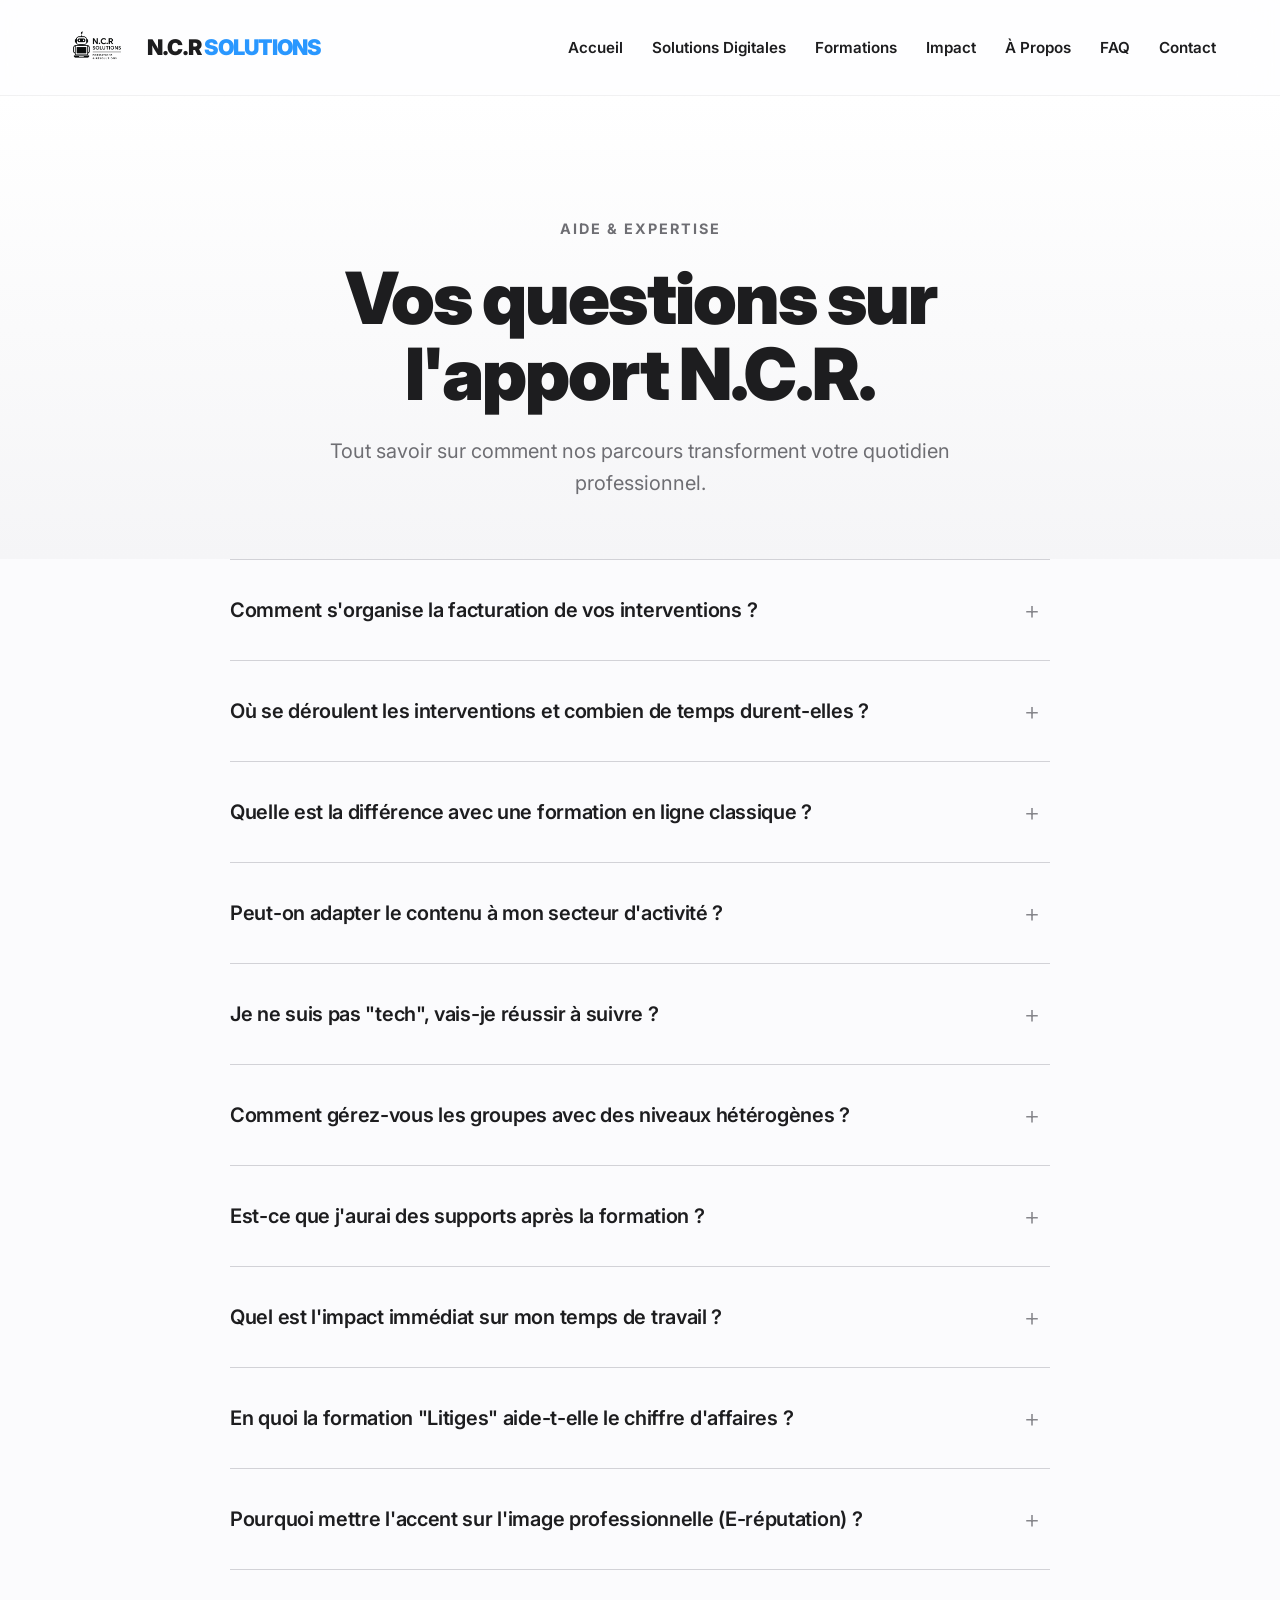
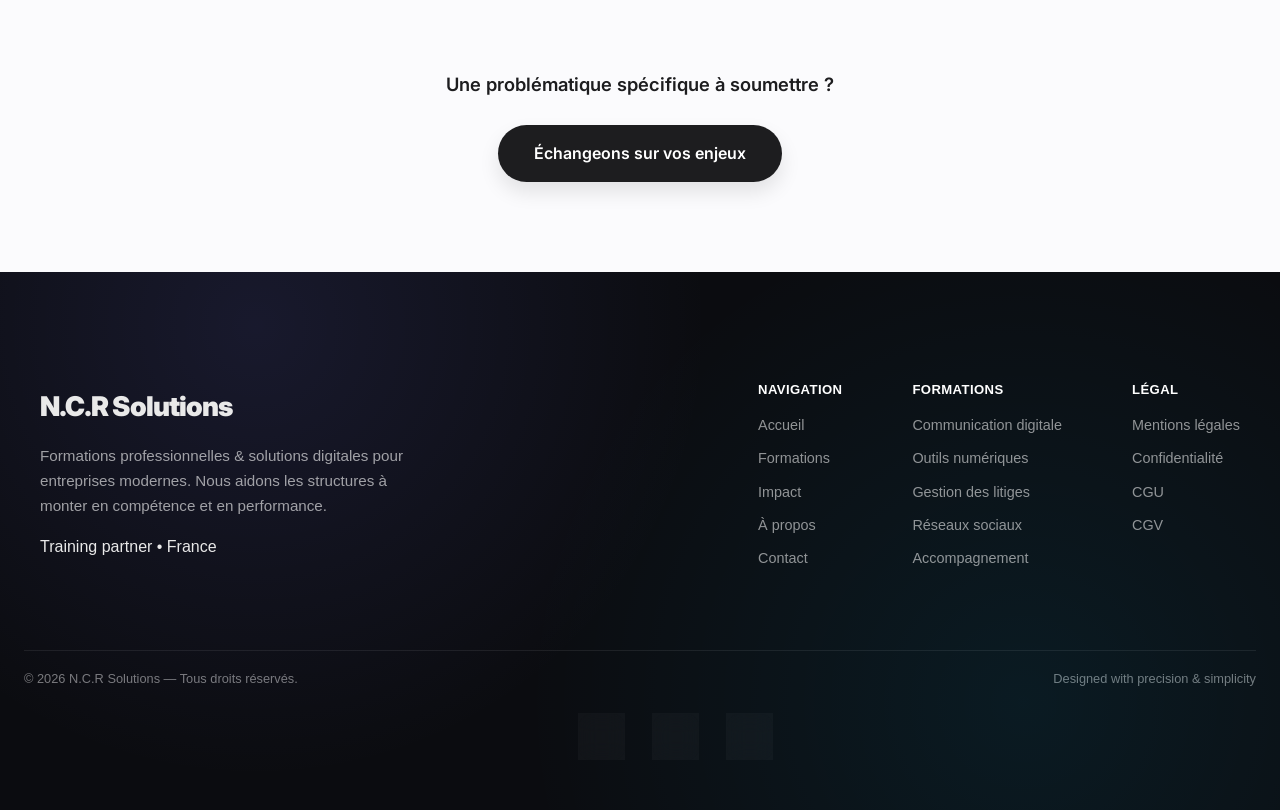
<file: faq.html>
<!DOCTYPE html>
<html lang="fr">
<head>
    <meta charset="UTF-8">
    <meta name="viewport" content="width=device-width, initial-scale=1.0">
    <!-- SEO NCR Solutions : métadonnées harmonisées -->
    <meta name="description" content="Questions fréquentes sur les formations, la création de sites, le community management, l&#x27;assistance informatique et les interventions de NCR Solutions.">
    <meta name="robots" content="index,follow,max-image-preview:large,max-snippet:-1,max-video-preview:-1">
    <meta name="author" content="N.C.R Solutions">
    <link rel="canonical" href="https://ncr-solutions.fr/faq.html">

    <meta property="og:type" content="website">
    <meta property="og:locale" content="fr_FR">
    <meta property="og:site_name" content="N.C.R Solutions">
    <meta property="og:title" content="FAQ formations et services digitaux | NCR Solutions">
    <meta property="og:description" content="Questions fréquentes sur les formations, la création de sites, le community management, l&#x27;assistance informatique et les interventions de NCR Solutions.">
    <meta property="og:url" content="https://ncr-solutions.fr/faq.html">
    <meta property="og:image" content="https://ncr-solutions.fr/logo.png">
    <meta property="og:image:alt" content="Logo N.C.R Solutions">

    <meta name="twitter:card" content="summary_large_image">
    <meta name="twitter:title" content="FAQ formations et services digitaux | NCR Solutions">
    <meta name="twitter:description" content="Questions fréquentes sur les formations, la création de sites, le community management, l&#x27;assistance informatique et les interventions de NCR Solutions.">
    <meta name="twitter:image" content="https://ncr-solutions.fr/logo.png">
    <meta name="twitter:image:alt" content="Logo N.C.R Solutions">

<title>FAQ formations et services digitaux | NCR Solutions</title>
    
    <link rel="preconnect" href="https://fonts.googleapis.com">
    <link rel="preconnect" href="https://fonts.gstatic.com" crossorigin>
    <link href="https://fonts.googleapis.com/css2?family=Inter:wght@300;400;600;700;800;900&display=swap" rel="stylesheet">

    <link rel="icon" type="image/png" href="favicon.png?v=2">
    <link rel="shortcut icon" type="image/png" href="favicon.png?v=2">
    <link rel="apple-touch-icon" href="favicon.png?v=2">

    <link rel="stylesheet" href="style.css">

    <style>
        /* —————————————————————————————————————————————————————————————
           DESIGN SYSTEM : FAQ ESSENTIALS (APPLE INSPIRED)
           ————————————————————————————————————————————————————————————— */
        
        .faq-header {
            text-align: center;
            padding: 120px 20px 60px;
            background: linear-gradient(to bottom, #ffffff, #f5f5f7);
        }

        .faq-badge {
            display: inline-block;
            font-size: 0.9rem;
            font-weight: 700;
            text-transform: uppercase;
            letter-spacing: 2px;
            color: var(--text-dim);
            margin-bottom: 20px;
        }

        .faq-header h1 {
            font-size: clamp(3rem, 7vw, 4.5rem);
            font-weight: 900;
            letter-spacing: -2px;
            line-height: 1.05;
            color: var(--text-main);
            margin: 0 0 24px 0;
        }

        .faq-header p {
            font-size: 1.25rem;
            color: var(--text-dim);
            max-width: 650px;
            margin: 0 auto;
            font-weight: 400;
        }

        .faq-wrapper {
            max-width: 820px;
            margin: 0 auto 100px;
            padding: 0 20px;
        }

        /* L'Accordéon Apple : Épuré, sans boîtes lourdes, séparé par des lignes fines */
        details {
            border-bottom: 1px solid #d2d2d7;
            padding: 10px 0;
            transition: all 0.3s ease;
        }

        details:first-of-type {
            border-top: 1px solid #d2d2d7;
        }

        summary {
            padding: 24px 40px 24px 0;
            font-size: 1.25rem;
            font-weight: 600;
            color: var(--text-main);
            cursor: pointer;
            list-style: none;
            position: relative;
            outline: none;
            letter-spacing: -0.3px;
            transition: color 0.2s ease;
        }

        summary::-webkit-details-marker {
            display: none;
        }

        summary:hover {
            color: var(--accent);
        }

        /* Indicateur minimaliste d'ouverture */
        summary::after {
            content: '+';
            position: absolute;
            right: 10px;
            top: 50%;
            transform: translateY(-50%);
            font-size: 1.6rem;
            font-weight: 300;
            color: #86868b;
            transition: transform 0.3s cubic-bezier(0.16, 1, 0.3, 1);
        }

        details[open] summary::after {
            content: '+';
            transform: translateY(-50%) rotate(45deg);
            color: var(--text-main);
        }

        .faq-content {
            padding: 0 40px 30px 0;
            font-size: 1.1rem;
            line-height: 1.8;
            color: var(--text-dim);
            font-weight: 400;
        }

        .faq-content p {
            margin: 0 0 16px 0;
        }

        .faq-content p:last-child {
            margin: 0;
        }

        .faq-content strong {
            color: var(--text-main);
            font-weight: 600;
        }

        /* Intégration du mode sombre natif d'Apple */
        @media (prefers-color-scheme: dark) {
            .faq-header {
                background: linear-gradient(to bottom, #000000, #1c1c1e);
            }
            details {
                border-color: #323236;
            }
            details:first-of-type {
                border-color: #323236;
            }
            summary::after {
                color: #86868b;
            }
        }

        /* Mobile */
        @media (max-width: 768px) {
            summary {
                font-size: 1.15rem;
                padding-right: 30px;
            }
            .faq-content {
                font-size: 1.05rem;
            }
        }
    </style>

    <!-- Données structurées Schema.org -->
    <script type="application/ld+json">
{
  "@context": "https://schema.org",
  "@graph": [
    {
      "@type": "ProfessionalService",
      "@id": "https://ncr-solutions.fr/#organization",
      "name": "N.C.R Solutions",
      "alternateName": "NCR Solutions",
      "url": "https://ncr-solutions.fr/",
      "logo": {
        "@type": "ImageObject",
        "@id": "https://ncr-solutions.fr/#logo",
        "url": "https://ncr-solutions.fr/logo.png",
        "contentUrl": "https://ncr-solutions.fr/logo.png"
      },
      "image": "https://ncr-solutions.fr/logo.png",
      "telephone": "+33621972139",
      "email": "ncr-formations@outlook.fr",
      "priceRange": "€€",
      "slogan": "Parler vrai, former juste.",
      "address": {
        "@type": "PostalAddress",
        "streetAddress": "191 impasse Missiri",
        "postalCode": "83600",
        "addressLocality": "Fréjus",
        "addressRegion": "Provence-Alpes-Côte d’Azur",
        "addressCountry": "FR"
      },
      "areaServed": [
        {
          "@type": "City",
          "name": "Fréjus"
        },
        {
          "@type": "City",
          "name": "Saint-Raphaël"
        },
        {
          "@type": "City",
          "name": "Puget-sur-Argens"
        },
        {
          "@type": "City",
          "name": "Roquebrune-sur-Argens"
        },
        {
          "@type": "AdministrativeArea",
          "name": "Var"
        },
        {
          "@type": "Country",
          "name": "France"
        }
      ],
      "founder": {
        "@id": "https://ncr-solutions.fr/a-propos.html#nacer-hamadi"
      },
      "sameAs": [
        "https://www.linkedin.com/in/nacer-hamadi-7b6476375"
      ],
      "contactPoint": {
        "@type": "ContactPoint",
        "telephone": "+33621972139",
        "email": "ncr-formations@outlook.fr",
        "contactType": "service client",
        "availableLanguage": [
          "fr"
        ],
        "areaServed": "FR"
      },
      "knowsAbout": [
        "Création de sites internet",
        "Assistance informatique",
        "Community management",
        "Communication interne et externe",
        "Bureautique et outils numériques",
        "Réseaux sociaux",
        "Sauveteur Secouriste du Travail"
      ]
    },
    {
      "@type": "Person",
      "@id": "https://ncr-solutions.fr/a-propos.html#nacer-hamadi",
      "name": "Nacer Hamadi",
      "url": "https://ncr-solutions.fr/a-propos.html",
      "image": "https://ncr-solutions.fr/nacer.jpg",
      "jobTitle": "Formateur et consultant digital",
      "worksFor": {
        "@id": "https://ncr-solutions.fr/#organization"
      },
      "knowsAbout": [
        "Formation SST",
        "Communication interne et externe",
        "Formation bureautique",
        "Outils numériques",
        "Réseaux sociaux",
        "Community management",
        "Création de sites internet",
        "Assistance informatique"
      ],
      "sameAs": [
        "https://www.linkedin.com/in/nacer-hamadi-7b6476375"
      ]
    },
    {
      "@type": "WebSite",
      "@id": "https://ncr-solutions.fr/#website",
      "url": "https://ncr-solutions.fr/",
      "name": "N.C.R Solutions",
      "alternateName": "NCR Solutions",
      "inLanguage": "fr-FR",
      "publisher": {
        "@id": "https://ncr-solutions.fr/#organization"
      }
    },
    {
      "@type": "FAQPage",
      "@id": "https://ncr-solutions.fr/faq.html#webpage",
      "url": "https://ncr-solutions.fr/faq.html",
      "name": "Questions fréquentes sur NCR Solutions",
      "description": "Questions fréquentes sur les formations, la création de sites, le community management, l'assistance informatique et les interventions de NCR Solutions.",
      "inLanguage": "fr-FR",
      "isPartOf": {
        "@id": "https://ncr-solutions.fr/#website"
      },
      "publisher": {
        "@id": "https://ncr-solutions.fr/#organization"
      },
      "primaryImageOfPage": {
        "@id": "https://ncr-solutions.fr/#logo"
      },
      "breadcrumb": {
        "@id": "https://ncr-solutions.fr/faq.html#breadcrumb"
      },
      "about": {
        "@id": "https://ncr-solutions.fr/faq.html#faq"
      },
      "mainEntity": {
        "@id": "https://ncr-solutions.fr/faq.html#faq"
      }
    },
    {
      "@type": "FAQPage",
      "@id": "https://ncr-solutions.fr/faq.html#faq",
      "mainEntity": [
        {
          "@type": "Question",
          "name": "Comment s'organise la facturation de vos interventions ?",
          "acceptedAnswer": {
            "@type": "Answer",
            "text": "Les interventions sont facturées directement à l'entreprise, sans intermédiaire, après validation du diagnostic et de la proposition."
          }
        },
        {
          "@type": "Question",
          "name": "Où se déroulent les interventions et combien de temps durent-elles ?",
          "acceptedAnswer": {
            "@type": "Answer",
            "text": "Les formations peuvent se dérouler dans les locaux de l'entreprise ou à distance selon le parcours. Les formats sont adaptés au besoin et à l'organisation de la structure."
          }
        },
        {
          "@type": "Question",
          "name": "Peut-on adapter le contenu à mon secteur d'activité ?",
          "acceptedAnswer": {
            "@type": "Answer",
            "text": "Oui. Un diagnostic permet d'adapter les exercices, exemples et mises en situation au secteur d'activité et aux problématiques rencontrées."
          }
        }
      ]
    },
    {
      "@type": "BreadcrumbList",
      "@id": "https://ncr-solutions.fr/faq.html#breadcrumb",
      "itemListElement": [
        {
          "@type": "ListItem",
          "position": 1,
          "name": "Accueil",
          "item": "https://ncr-solutions.fr/"
        },
        {
          "@type": "ListItem",
          "position": 2,
          "name": "Questions fréquentes sur NCR Solutions",
          "item": "https://ncr-solutions.fr/faq.html"
        }
      ]
    }
  ]
}
    </script>
</head>
<body>
    
    <header>
        <a href="/" class="logo-container">
            <img src="logo.png" alt="Logo N.C.R" class="logo-img">
            <div class="logo-text">N.C.R<span> SOLUTIONS</span></div>
        </a>
        <nav>
            <a href="/">Accueil</a>
            <a href="solutions-digitales.html">Solutions Digitales</a>
            <a href="formations.html">Formations</a>
            <a href="impact.html">Impact</a>
            <a href="a-propos.html">À Propos</a>
            <a href="faq.html">FAQ</a>
            <a href="contact.html">Contact</a>
        </nav>
    </header>

    <main style="flex: 1;">
        
        <section class="faq-header">
            <span class="faq-badge">Aide & Expertise</span>
            <h1>Vos questions sur<br>l'apport N.C.R.</h1>
            <p>Tout savoir sur comment nos parcours transforment votre quotidien professionnel.</p>
        </section>

        <section class="faq-wrapper">
            
            <details>
                <summary>Comment s'organise la facturation de vos interventions ?</summary>
                <div class="faq-content">
                    <p>Dans une démarche d'agilité et de réactivité maximale, nous privilégions le circuit court. Nos interventions sont facturées directement à votre entreprise (B2B), sans intermédiaire.</p>
                    <p>Ce choix stratégique nous libère des lourdeurs et des délais administratifs. Dès que le diagnostic est validé, nous sommes prêts à intervenir sur le terrain pour résoudre vos problématiques opérationnelles.</p>
                </div>
            </details>

            <details>
                <summary>Où se déroulent les interventions et combien de temps durent-elles ?</summary>
                <div class="faq-content">
                    <p>Pour garantir une immersion totale, nos formations se déroulent <strong>exclusivement en intra-entreprise</strong> (dans vos locaux) ou directement sur votre terrain d'action. Nos formats sont pragmatiques et s'étalent généralement sur <strong>1 à 3 jours</strong> afin de ne pas paralyser votre activité de production.</p>
                </div>
            </details>

            <details>
                <summary>Quelle est la différence avec une formation en ligne classique ?</summary>
                <div class="faq-content">
                    <p>L'interaction. Là où une vidéo pré-enregistrée vous laisse seul face à vos doutes, N.C.R propose des échanges en direct, du coaching en temps réel et un suivi à 30 jours pour s'assurer que vous n'avez pas abandonné vos bonnes habitudes.</p>
                </div>
            </details>

            <details>
                <summary>Peut-on adapter le contenu à mon secteur d'activité ?</summary>
                <div class="faq-content">
                    <p>C'est notre force. Avant chaque session, nous effectuons un diagnostic. Que vous soyez dans le commerce de détail, l'immobilier ou les services, les mises en situation sont personnalisées selon vos problématiques métiers.</p>
                </div>
            </details>

            <details>
                <summary>Je ne suis pas "tech", vais-je réussir à suivre ?</summary>
                <div class="faq-content">
                    <p>Absolument. Nos formations sur les outils numériques sont conçues pour être accessibles. Nous vulgarisons chaque concept et nous nous concentrons sur l'usage pratique : comment l'outil vous aide, plutôt que comment il fonctionne techniquement.</p>
                </div>
            </details>

            <details>
                <summary>Comment gérez-vous les groupes avec des niveaux hétérogènes ?</summary>
                <div class="faq-content">
                    <p>Nous travaillons par petits groupes ou en binômes de compétences. Cela permet de créer une dynamique d'entraide où les plus avancés consolident leurs acquis en aidant les autres, tout en avançant sur des exercices modulables.</p>
                </div>
            </details>

            <details>
                <summary>Est-ce que j'aurai des supports après la formation ?</summary>
                <div class="faq-content">
                    <p>Oui. Chaque participant repart avec des fiches mémo "Quick Start" et un guide des bonnes pratiques pour pouvoir retrouver les raccourcis et méthodes clés en un coup d'œil sur son bureau.</p>
                </div>
            </details>

            <details>
                <summary>Quel est l'impact immédiat sur mon temps de travail ?</summary>
                <div class="faq-content">
                    <p>L'objectif de la méthode N.C.R est de vous faire gagner entre <strong>2 et 5 heures par semaine</strong>. En automatisant vos tâches répétitives et en maîtrisant mieux vos canaux de communication (Slack, Mails), vous éliminez les "voleurs de temps".</p>
                </div>
            </details>

            <details>
                <summary>En quoi la formation "Litiges" aide-t-elle le chiffre d'affaires ?</summary>
                <div class="faq-content">
                    <p>Un client mécontent bien géré a <strong>70% de chances de devenir un client fidèle à vie</strong>. Nous vous apprenons à transformer une crise coûteuse en une opportunité de fidélisation, ce qui réduit vos coûts d'acquisition client.</p>
                </div>
            </details>

            <details>
                <summary>Pourquoi mettre l'accent sur l'image professionnelle (E-réputation) ?</summary>
                <div class="faq-content">
                    <p>En 2026, votre première poignée de main est digitale. Une mauvaise communication sur LinkedIn ou une visio mal maîtrisée peut briser une vente avant même qu'elle ne commence. Nous sécurisons votre crédibilité.</p>
                </div>
            </details>

        </section>

        <div style="text-align: center; margin-bottom: 90px;">
            <p style="font-weight: 600; font-size: 1.15rem; color: var(--text-main); margin-bottom: 25px;">Une problématique spécifique à soumettre ?</p>
            <a href="contact.html" class="premium-btn">Échangeons sur vos enjeux</a>
        </div>

    </main>

    <footer class="footer">
        <div class="footer-bg"></div>
        <div class="footer-wrapper">
            <div class="footer-brand">
                <h2 style="font-family: 'Inter', sans-serif; font-weight: 900; letter-spacing: -1px;">N.C.R Solutions</h2>
                <p>
                    Formations professionnelles & solutions digitales pour entreprises modernes.
                    Nous aidons les structures à monter en compétence et en performance.
                </p>
                <div class="footer-pill">Training partner • France</div>
            </div>

            <div class="footer-grid">
                <div class="footer-col">
                    <h4>Navigation</h4>
                    <a href="/">Accueil</a>
                    <a href="formations.html">Formations</a>
                    <a href="impact.html">Impact</a>
                    <a href="a-propos.html">À propos</a>
                    <a href="contact.html">Contact</a>
                </div>

                <div class="footer-col">
                    <h4>Formations</h4>
                    <a href="formation1.html">Communication digitale</a>
                    <a href="formation2.html">Outils numériques</a>
                    <a href="formation3.html">Gestion des litiges</a>
                    <a href="formation-reseaux.html">Réseaux sociaux</a>
                    <a href="accompagnement-ponctuel.html">Accompagnement</a>
                </div>

                <div class="footer-col">
                    <h4>Légal</h4>
                    <a href="mentions-legales.html">Mentions légales</a>
                    <a href="confidentialite.html">Confidentialité</a>
                    <a href="cgu.html">CGU</a>
                    <a href="cgv.html">CGV</a>
                </div>
            </div>
        </div>

        <div class="footer-bottom">
            <span>© 2026 N.C.R Solutions — Tous droits réservés.</span>
            <div class="contact-bar">
                <a href="https://www.linkedin.com/in/nacer-hamadi-7b6476375" target="_blank" rel="noopener noreferrer" class="contact-item">
                    <svg viewBox="0 0 24 24" class="icon">
                        <path d="M4.98 3.5C4.98 4.88 3.87 6 2.5 6S0 4.88 0 3.5 1.12 1 2.5 1 4.98 2.12 4.98 3.5zM0 24h5V7H0v17zM8 7h4.8v2.3h.1c.7-1.3 2.5-2.7 5.1-2.7C23 6.6 24 9 24 12.6V24h-5v-9.8c0-2.3 0-5.2-3.2-5.2s-3.7 2.5-3.7 5V24H8V7z"/>
                    </svg>
                </a>
                <a href="tel:+33621972139" class="contact-item">
                    <svg viewBox="0 0 24 24" class="icon">
                        <path d="M6.6 10.8c1.5 3 3.6 5.1 6.6 6.6l2.2-2.2c.3-.3.7-.4 1.1-.3 1.2.4 2.5.6 3.8.6.6 0 1 .4 1 1V20c0 .6-.4 1-1 1C10.3 21 3 13.7 3 4c0-.6.4-1 1-1h3.5c.6 0 1 .4 1 1 0 1.3.2 2.6.6 3.8.1.4 0 .8-.3 1.1L6.6 10.8z"/>
                    </svg>
                </a>
                <a href="mailto:ncr-formations@outlook.fr" class="contact-item">
                    <svg viewBox="0 0 24 24" class="icon">
                        <path d="M20 4H4c-1.1 0-2 .9-2 2v12c0 1.1.9 2 2 2h16c1.1 0 2-.9 2-2V6c0-1.1-.9-2-2-2zm0 4-8 5-8-5V6l8 5 8-5v2z"/>
                    </svg>
                </a>
            </div>
            <span class="footer-meta">Designed with precision & simplicity</span>
        </div>
    </footer>

</body>
</html>
</file>
<file: style.css>
/* ==========================================================================
   DESIGN ULTRA-PREMIUM & CINÉMATIQUE (BASE GLOBALE)
   ========================================================================== */

/* 1. Importation automatique des polices (Inter pour le Luxe, Plus Jakarta Sans en fallback) */
@import url('https://fonts.googleapis.com/css2?family=Inter:wght@300;400;600;700;800;900&display=swap');
@import url('https://fonts.googleapis.com/css2?family=Plus+Jakarta+Sans:wght@300;400;600;800&display=swap');

/* 2. Variables Premium (Ombres, Arrondis, Transitions, Couleurs) */
:root {
    --bg: #fbfbfd;
    --accent: #2997ff; /* Bleu Apple Premium */
    --text-main: #1d1d1f;
    --text-dim: #6e6e73;
    --border: #d2d2d7;
    
    --premium-shadow: 0 20px 40px rgba(0, 0, 0, 0.04);
    --premium-radius: 32px;
    --premium-transition: all 0.4s cubic-bezier(0.16, 1, 0.3, 1);
}

/* 3. Base de la page (Typographie Premium et Lissage) */
body {
    margin: 0;
    font-family: 'Inter', -apple-system, BlinkMacSystemFont, "Segoe UI", Roboto, sans-serif;
    background-color: var(--bg);
    color: var(--text-main);
    line-height: 1.6;
    display: flex;
    flex-direction: column;
    min-height: 100vh;
    -webkit-font-smoothing: antialiased;
    -moz-osx-font-smoothing: grayscale;
}

main { flex: 1; }

/* 4. Moteur des animations Apple Luxe */
@keyframes luxuryFade {
    0% { opacity: 0; }
    100% { opacity: 1; }
}

@keyframes luxuryLogoReveal {
    0% { opacity: 0; filter: blur(12px); transform: scale(0.96); }
    100% { opacity: 1; filter: blur(0); transform: scale(1); }
}

@keyframes luxuryLanding {
    0% { opacity: 0; transform: translateY(40px); filter: blur(4px); }
    100% { opacity: 1; transform: translateY(0); filter: blur(0); }
}

/* ======================================================================= */
/* HEADER & LOGO (Glassmorphism Premium)                                   */
/* ======================================================================= */
header {
    position: sticky;
    top: 0;
    z-index: 1000;
    display: flex; 
    justify-content: space-between; 
    align-items: center;
    padding: 0 5%; 
    height: 95px;
    background: rgba(255, 255, 255, 0.75);
    backdrop-filter: blur(20px); 
    -webkit-backdrop-filter: blur(20px);
    border-bottom: 1px solid rgba(0, 0, 0, 0.05);
    
    opacity: 0;
    animation: luxuryFade 1.4s cubic-bezier(0.25, 1, 0.5, 1) forwards;
}

.logo-container { 
    display: flex; 
    align-items: center; 
    text-decoration: none; 
    color: var(--text-main); 
}

.logo-img { 
    height: 65px; 
    margin-right: 18px; 
    filter: drop-shadow(0 4px 10px rgba(0,0,0,0.1)); 
    transition: transform 0.4s cubic-bezier(0.16, 1, 0.3, 1);
    
    opacity: 0;
    animation: luxuryLogoReveal 1.8s cubic-bezier(0.16, 1, 0.3, 1) forwards;
    will-change: filter, opacity, transform;
}

.logo-container:hover .logo-img { transform: scale(1.05); }
.logo-text { font-weight: 900; font-size: 1.35rem; letter-spacing: -1px; }
.logo-text span { color: var(--accent); }

nav a { 
    color: var(--text-main); 
    text-decoration: none; 
    font-weight: 600; 
    margin-left: 25px; 
    font-size: 0.95rem; 
    transition: var(--premium-transition); 
}
nav a:hover { color: var(--accent); }

/* ======================================================================= */
/* CONTENEURS & ANIMATIONS DE BASE                                         */
/* ======================================================================= */
.container { 
    max-width: 1100px; 
    margin: auto; 
    padding: 100px 20px 80px; 
}

main {
    opacity: 0;
    animation: luxuryLanding 1.6s cubic-bezier(0.16, 1, 0.3, 1) forwards;
    animation-delay: 0.2s;
    will-change: transform, opacity, filter;
}

footer {
    opacity: 0;
    animation: luxuryLanding 1.6s cubic-bezier(0.16, 1, 0.3, 1) forwards;
    animation-delay: 0.4s;
    will-change: transform, opacity, filter;
}

/* ======================================================================= */
/* CARTES PREMIUM (Flottantes sans bordures)                               */
/* ======================================================================= */
.grid, .premium-grid { 
    display: grid; 
    grid-template-columns: repeat(auto-fit, minmax(300px, 1fr)); 
    gap: 35px; 
}

.card, .premium-card {
    background: white; 
    border: none; 
    border-radius: var(--premium-radius);
    padding: 40px; 
    text-decoration: none; 
    color: inherit;
    box-shadow: var(--premium-shadow);
    transition: var(--premium-transition);
    display: flex; 
    flex-direction: column; 
    justify-content: space-between;
    cursor: pointer;
    box-sizing: border-box;
    height: 100%;
}

.card:hover, .premium-card:hover { 
    transform: translateY(-12px) scale(1.01); 
    box-shadow: 0 30px 60px rgba(0,0,0,0.08); 
}

/* ======================================================================= */
/* ÉLÉMENTS DE DÉTAIL (Boutons et Badges)                                  */
/* ======================================================================= */
.badge { 
    padding: 6px 14px; 
    border-radius: 8px; 
    background: #f5f5f7; 
    color: var(--text-dim); 
    font-size: 0.8rem; 
    font-weight: 700; 
    display: inline-block; 
    margin-bottom: 15px; 
}

.btn, .premium-btn { 
    background: var(--text-main); 
    color: #fff; 
    padding: 16px 36px; 
    border-radius: 50px; 
    text-decoration: none; 
    font-weight: 600; 
    display: inline-block; 
    transition: var(--premium-transition); 
    border: none; 
    cursor: pointer; 
    box-shadow: 0 10px 20px rgba(0,0,0,0.1);
}

.btn:hover, .premium-btn:hover { 
    background: #000000; 
    transform: scale(1.03); 
    box-shadow: 0 15px 30px rgba(0,0,0,0.15);
}

/* ======================================================================= */
/* FOOTER PREMIUM                                                          */
/* ======================================================================= */
.footer {
    position: relative;
    background: #0b0c10;
    color: #e9e9e9;
    padding: 90px 24px 30px;
    font-family: -apple-system, BlinkMacSystemFont, "Segoe UI", Roboto, sans-serif;
    overflow: hidden;
}
.footer-bg { position: absolute; inset: 0; background: radial-gradient(circle at 20% 10%, rgba(120,120,255,0.12), transparent 40%), radial-gradient(circle at 80% 80%, rgba(0,200,255,0.08), transparent 45%); pointer-events: none; }
.footer-wrapper { max-width: 1200px; margin: 0 auto; display: flex; justify-content: space-between; gap: 70px; flex-wrap: wrap; position: relative; z-index: 2; }
.footer-brand { max-width: 380px; }
.footer-brand h2 { font-size: 1.7rem; letter-spacing: -0.6px; margin-bottom: 12px; }
.footer-brand p { color: rgba(255,255,255,0.6); line-height: 1.65; font-size: 0.95rem; }
.footer-grid { display: flex; gap: 70px; flex-wrap: wrap; }
.footer-col h4 { font-size: 0.82rem; color: #fff; margin-bottom: 14px; letter-spacing: 0.4px; text-transform: uppercase; }
.footer-col a { display: block; color: rgba(255,255,255,0.55); text-decoration: none; margin-bottom: 10px; font-size: 0.9rem; transition: 0.25s ease; position: relative; }
.footer-col a:hover { color: #fff; transform: translateX(4px); }
.footer-bottom { margin-top: 70px; padding-top: 18px; border-top: 1px solid rgba(255,255,255,0.08); display: flex; justify-content: space-between; flex-wrap: wrap; gap: 10px; font-size: 0.8rem; color: rgba(255,255,255,0.45); }

/* BARRE DE CONTACT */
.contact-bar { display: flex; justify-content: center; align-items: center; gap: 28px; padding: 20px 0; margin-top: 25px; }
.contact-item { width: 44px; height: 44px; display: flex; justify-content: center; align-items: center; border-radius: 12px; border: 1px solid rgba(255,255,255,0.12); background: rgba(255,255,255,0.03); transition: all 0.25s ease; backdrop-filter: blur(10px); text-decoration: none; }
.icon { width: 18px; height: 18px; fill: rgba(255,255,255,0.65); transition: all 0.25s ease; }
.contact-item:hover { transform: translateY(-3px); border-color: rgba(255,255,255,0.25); background: rgba(255,255,255,0.06); }
.contact-item:hover .icon { fill: #ffffff; }

/* ======================================================================= */
/* RESPONSIVE MOBILE UNIFIÉ (max-width: 768px)                             */
/* ======================================================================= */
@media (max-width: 768px) {
    header { flex-direction: column !important; height: auto !important; padding: 15px !important; position: relative !important; }
    nav { margin-top: 15px !important; flex-wrap: wrap !important; justify-content: center !important; gap: 10px !important; }
    nav a { margin: 0 10px !important; font-size: 0.9rem !important; }
    .logo-img { height: 45px !important; }
    
    h1, h2, h3, .logo-text, .faq-header h1 { letter-spacing: normal !important; }
    h1 { font-size: 2rem !important; line-height: 1.2 !important; }
    
    .hero, .hero-networks, .hero-impact { padding: 40px 15px !important; }
    .container { padding: 30px 15px !important; overflow-x: hidden !important; }
    
    .grid, .premium-grid, .program-grid, .info-grid, .stats-bar, .valeurs-container { display: flex !important; flex-direction: column !important; gap: 20px !important; margin: 30px 0 !important; }
    .card, .premium-card, .module-card, .faq-card, .valeur-card, .case-card { width: 100% !important; max-width: 100% !important; box-sizing: border-box !important; padding: 25px !important; margin: 0 !important; }
    
    .info-section { padding: 40px 20px !important; border-radius: 30px !important; margin: 0 0 40px 0 !important; }
    .contact-bar { gap: 18px; }
    .contact-item { width: 42px; height: 42px; }

    .footer-wrapper, .footer-container { display: flex !important; flex-direction: column !important; align-items: center !important; text-align: center !important; width: 100% !important; }
    .footer-bottom { display: flex !important; flex-direction: column !important; align-items: center !important; justify-content: center !important; text-align: center !important; margin-top: 20px !important; gap: 10px !important; }
    .footer-legal-nav { display: flex !important; flex-direction: column !important; align-items: center !important; gap: 10px !important; margin: 15px 0 !important; }
    .footer, footer, .footer-grid, .footer-grid > div { text-align: center !important; align-items: center !important; justify-content: center !important; }
}

/* ======================================================================= */
/* MODE SOMBRE ULTRA-PREMIUM : BLINDAGE ABSOLU                             */
/* ======================================================================= */
@media (prefers-color-scheme: dark) {
    :root {
        --bg: #000000;
        --text-main: #ffffff;
        --text-dim: #a1a1a6;
    }
    
    /* 1. FOND NOIR ABSOLU ET TYPOGRAPHIE GLOBALE */
    body, main, section, .contact-container, .form-wrapper, form { 
        background-color: var(--bg) !important; 
        color: var(--text-main) !important; 
    }
    
    /* 2. EN-TÊTE GLASSMORPHISM SOMBRE */
    header {
        background: rgba(28, 28, 30, 0.75) !important;
        border-bottom: 1px solid rgba(255, 255, 255, 0.05) !important;
    }
    
    /* -----------------------------------------------------------------
       3. LOGOS : INVERSION BLANCHE GARANTIE POUR TOUTES LES IMAGES
       ----------------------------------------------------------------- */
    img[src*="logo" i], img[alt*="logo" i], .logo-img, .hero-logo, .central-logo {
        filter: brightness(0) invert(1) !important;
    }
    
    .logo-text { color: #ffffff !important; }
    .logo-text span { 
        color: #5eacff !important; 
        text-shadow: 0 0 15px rgba(94, 172, 255, 0.3) !important; 
    }

    /* -----------------------------------------------------------------
       4. DESTRUCTION DÉFINITIVE DES BLOCS BLANCS (INTERCEPTEURS)
       Cible les classes connues ET les styles intégrés (inline) qui résistaient.
       ----------------------------------------------------------------- */
    .card, .premium-card, .module-card, .faq-card, .valeur-card, .case-card, 
    .info-section, .info-card, .program-card, .stats-bar, .valeurs-container,
    .formation-container, .formation-wrapper, .formation-content, 
    .white-block, .gray-block, .content-box, .panel, .overview-box,
    [style*="background: white" i], [style*="background-color: white" i], 
    [style*="background: #fff" i], [style*="background-color: #fff" i],
    [style*="background: #fbfbfd" i], [style*="background-color: #fbfbfd" i],
    .bg-white, .bg-light {
        background: #1c1c1e !important; /* Gris premium Apple */
        border: none !important;
        border-radius: var(--premium-radius) !important;
        box-shadow: 0 10px 30px rgba(0,0,0,0.5) !important;
    }

    /* Le petit encart interne (ex: "À qui s'adresse-t-elle ?") */
    .audience-box, .gray-bg, .bg-gray, .detail-box, .tarif-box, .format-box,
    [style*="background: #f5f5f7" i], [style*="background-color: #f5f5f7" i] {
        background: #2c2c2e !important; /* Gris légèrement plus clair pour le contraste */
        border: none !important;
        border-radius: 20px !important;
    }

    /* -----------------------------------------------------------------
       5. FORCER LA LISIBILITÉ DU TEXTE DANS LES ANCIENS BLOCS BLANCS
       ----------------------------------------------------------------- */
    h1, h2, h3, h4, label {
        color: #ffffff !important;
    }
    
    /* Pulvérise les textes gris illisibles pour les rendre nets */
    p, li, span, .text-dim, 
    [style*="background"] p, [style*="background"] li, [style*="background"] span,
    .formation-content p, .formation-content li, .white-block p { 
        color: var(--text-dim) !important; 
    }

    /* -----------------------------------------------------------------
       6. LA SIGNATURE N.C.R : Numéros & Titres Clés en Bleu Lumineux
       ----------------------------------------------------------------- */
    .step-number, .number, .valeur-number, .methode-number, .card-number, .etape-number,
    .card h1, .card h2, .card h3,
    .premium-card h1, .premium-card h2, .premium-card h3,
    .info-section h2, .info-section h3 {
        color: #5eacff !important; /* Bleu clair éclatant */
        text-shadow: 0 0 20px rgba(94, 172, 255, 0.3) !important;
    }

    /* -----------------------------------------------------------------
       7. BOUTONS, BADGES ET FORMULAIRES
       ----------------------------------------------------------------- */
    .badge { 
        background: #2c2c2e !important; 
        color: #ffffff !important; 
        border: none !important;
    }
    
    .btn, .premium-btn {
        background: #ffffff !important;
        color: #000000 !important;
        border: none !important;
    }
    
    .btn:hover, .premium-btn:hover { 
        background: #e5e5e5 !important; 
    }
    
    input, select, textarea {
        background: #1c1c1e !important; 
        color: #ffffff !important;
        border: 1px solid #323236 !important; 
        border-radius: 12px !important;
    }
    
    input::placeholder, textarea::placeholder {
        color: #86868b !important;
    }
}
</file>
